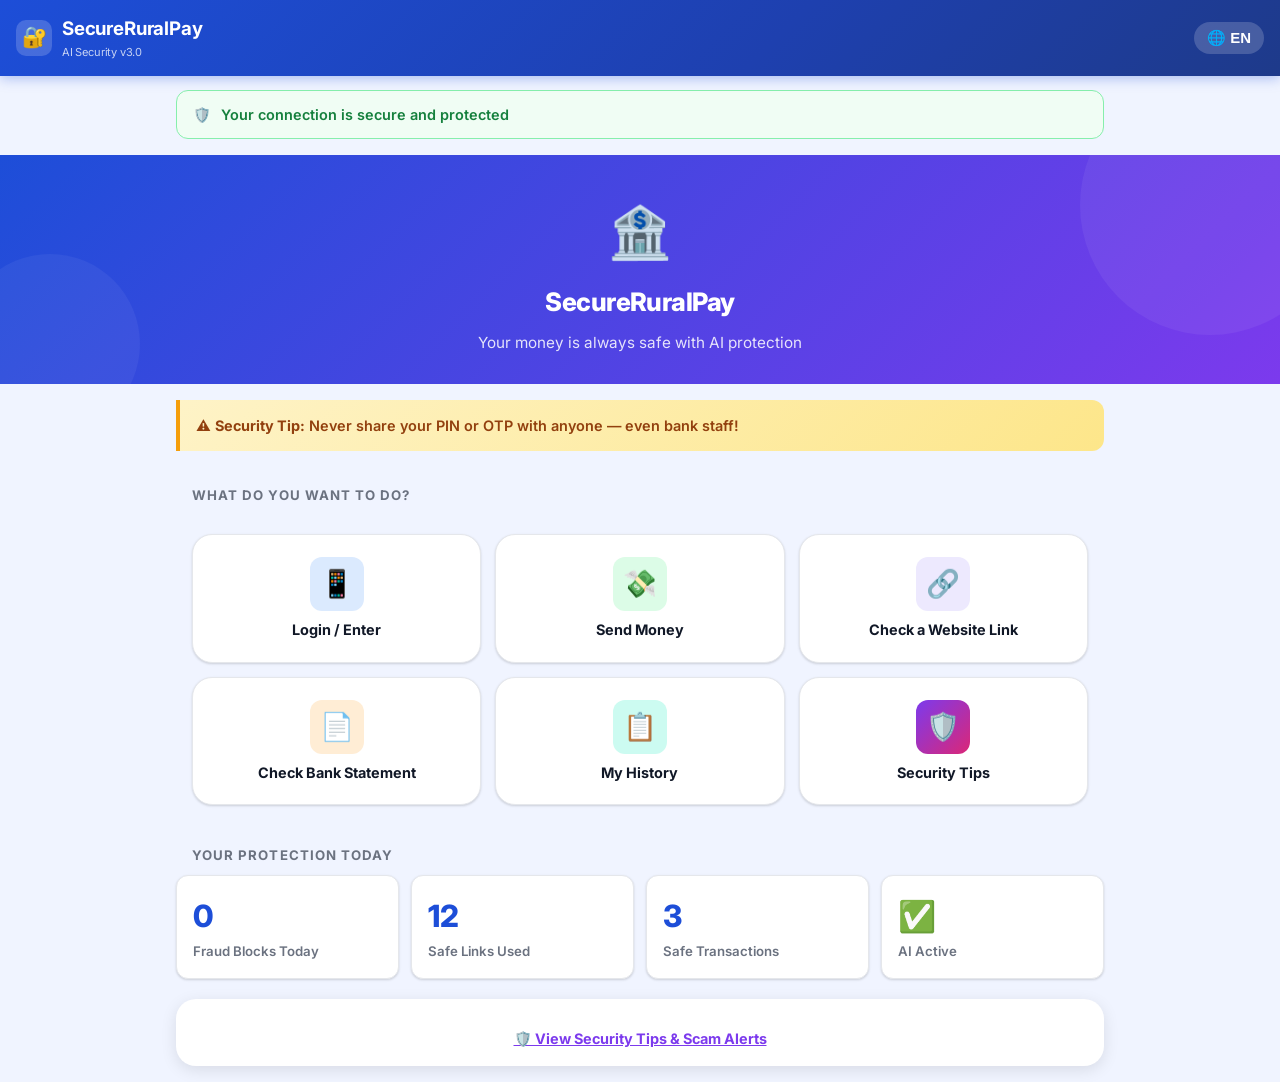
<file: frontend/index.html>
<!DOCTYPE html>
<html lang="en">

<head>
      <meta name="author" content="Dhanush Sai Gandhiraj Chinta">
    <meta charset="UTF-8" />
  <meta name="viewport" content="width=device-width, initial-scale=1.0" />
  <meta name="description"
    content="SecureRuralPay — AI-powered cybersecurity for rural digital banking. Protect your money with fraud detection, phishing protection, and offline AI." />
  <title>SecureRuralPay — Safe Digital Banking</title>
  <link rel="stylesheet" href="css/main.css" />
  <link rel="stylesheet" href="css/mobile.css" />
  <link rel="manifest" href="manifest.json" />
  <meta name="theme-color" content="#1d4ed8" />
  <link rel="apple-touch-icon"
    href="data:image/svg+xml,<svg xmlns='http://www.w3.org/2000/svg' viewBox='0 0 100 100'><text y='.9em' font-size='90'>🔐</text></svg>" />
</head>

<body>
  <!-- Offline Banner -->
  <div class="offline-banner" id="offlineBanner" role="alert">
    <span>📵</span>
    <span data-i18n="offline-msg">No internet — Working in safe offline mode</span>
  </div>

  <!-- Top Bar -->
  <header class="topbar" role="banner">
    <div class="topbar-brand">
      <div class="brand-icon">🔐</div>
      <div>
        <div>SecureRuralPay</div>
        <div style="font-size:0.65rem;opacity:.75;font-weight:400">AI Security v3.0</div>
      </div>
    </div>
    <button class="lang-toggle" id="langToggle" onclick="toggleLang()" aria-label="Switch language">
      English / हिंदी
    </button>
  </header>

  <!-- Security Indicator -->
  <div class="container" style="padding-top:14px">
    <div class="security-indicator fade-in">
      <span>🛡️</span>
      <span id="securityStatus">Your connection is secure and protected</span>
    </div>
  </div>

  <!-- Hero -->
  <div class="hero fade-in">
    <div class="hero-icon">🏦</div>
    <h1 class="hero-title" id="heroTitle">SecureRuralPay</h1>
    <p class="hero-sub" data-i18n="idx-hero-sub">Your money is always safe with AI protection</p>
  </div>

  <!-- Alert Strip -->
  <div class="container">
    <div class="alert-strip mt-16" data-i18n="idx-alert">
      ⚠️ <strong>Security Tip:</strong> Never share your PIN or OTP with anyone — even bank staff!
    </div>
  </div>

  <!-- Main Menu Grid -->
  <div class="container">
    <p class="section-header" data-i18n="idx-menu-label">What do you want to do?</p>
    <div class="menu-grid">
      <a href="login.html" class="menu-card" id="card-login">
        <div class="menu-card-icon ic-blue">📱</div>
        <div class="menu-card-label" data-i18n="idx-login">Login / Enter</div>
      </a>
      <a href="send-money.html" class="menu-card" id="card-send">
        <div class="menu-card-icon ic-green">💸</div>
        <div class="menu-card-label" data-i18n="idx-send">Send Money</div>
      </a>
      <a href="check-link.html" class="menu-card" id="card-link">
        <div class="menu-card-icon ic-purple">🔗</div>
        <div class="menu-card-label" data-i18n="idx-link">Check a Website</div>
      </a>
      <a href="check-pdf.html" class="menu-card" id="card-pdf">
        <div class="menu-card-icon ic-orange">📄</div>
        <div class="menu-card-label" data-i18n="idx-pdf">Check Bank Statement</div>
      </a>
      <a href="history.html" class="menu-card" id="card-hist">
        <div class="menu-card-icon ic-teal">📋</div>
        <div class="menu-card-label" data-i18n="idx-history">My History</div>
      </a>
      <a href="security-tips.html" class="menu-card" id="card-tips">
        <div class="menu-card-icon" style="background:linear-gradient(135deg,#7c3aed,#db2777)">🛡️</div>
        <div class="menu-card-label">Security Tips</div>
      </a>
    </div>
  </div>

  <!-- Quick Stats -->
  <div class="container">
    <p class="section-header" id="statsLabel">Your Protection Today</p>
    <div class="stat-grid">
      <div class="stat-card">
        <div class="stat-num" id="statFraud">0</div>
        <div class="stat-label">Fraud Blocks Today</div>
      </div>
      <div class="stat-card">
        <div class="stat-num" id="statLink">12</div>
        <div class="stat-label">Safe Links Used</div>
      </div>
      <div class="stat-card">
        <div class="stat-num" id="statTx">3</div>
        <div class="stat-label">Safe Transactions</div>
      </div>
      <div class="stat-card">
        <div class="stat-num" style="color:#16a34a">✅</div>
        <div class="stat-label">AI Active</div>
      </div>
    </div>
  </div>

  <!-- Security Score Widget -->
  <div class="container">
    <div class="card fade-in" style="padding:16px;margin-top:0">
      <div id="securityScoreWidget"></div>
      <a href="security-tips.html"
        style="display:block;margin-top:12px;font-size:0.85rem;font-weight:700;color:#7c3aed;text-align:center">🛡️ View
        Security Tips & Scam Alerts</a>
    </div>
  </div>

  <!-- Help FAQ -->
  <div class="container content-area" id="helpSection" style="display:none">
    <div class="card">
      <h2 class="card-title">❓ Help &amp; FAQ</h2>
      <p class="card-subtitle">Common questions answered simply</p>
      <div class="accordion">
        <div class="acc-item">
          <button class="acc-btn" onclick="toggleAcc(this)" aria-expanded="false">
            What is SecureRuralPay? <span class="acc-icon">▼</span>
          </button>
          <div class="acc-body">
            SecureRuralPay protects your money when you do digital banking. It checks every payment and website link to
            make sure it is safe. It works even without internet.
          </div>
        </div>
        <div class="acc-item">
          <button class="acc-btn" onclick="toggleAcc(this)" aria-expanded="false">
            Is my data safe? <span class="acc-icon">▼</span>
          </button>
          <div class="acc-body">
            Yes! Your data is protected with strong military-grade encryption (AES-256). Your PIN is never stored — only
            a secure code. No personal data leaves your phone without your permission.
          </div>
        </div>
        <div class="acc-item">
          <button class="acc-btn" onclick="toggleAcc(this)" aria-expanded="false">
            What if I have no internet? <span class="acc-icon">▼</span>
          </button>
          <div class="acc-body">
            SecureRuralPay works offline! The AI protection runs on your phone. Transactions are saved securely and sent
            when internet comes back.
          </div>
        </div>
        <div class="acc-item">
          <button class="acc-btn" onclick="toggleAcc(this)" aria-expanded="false">
            How do I check a fake website? <span class="acc-icon">▼</span>
          </button>
          <div class="acc-body">
            Go to "Check a Website" on the home screen. Copy the website link and paste it there. Our AI checks it in
            seconds and tells you if it is real or fake.
          </div>
        </div>
      </div>
    </div>
  </div>

  <!-- Bottom Nav -->
  <nav class="nav-bottom" role="navigation" aria-label="Main navigation">
    <a href="index.html" class="nav-item active">
      <span class="nav-item-icon">🏠</span>
      <span>Home</span>
    </a>
    <a href="send-money.html" class="nav-item">
      <span class="nav-item-icon">💸</span>
      <span>Send</span>
    </a>
    <a href="check-link.html" class="nav-item">
      <span class="nav-item-icon">🔗</span>
      <span>Links</span>
    </a>
    <a href="history.html" class="nav-item">
      <span class="nav-item-icon">📋</span>
      <span>History</span>
    </a>
    <a href="admin/dashboard.html" class="nav-item">
      <span class="nav-item-icon">⚙️</span>
      <span>Admin</span>
    </a>
  </nav>

  <!-- Toast Container -->
  <div class="toast-container" id="toastContainer" aria-live="polite"></div>

  <script src="js/offline.js"></script>
  <script>
    // ── Language Translations ──────────────────────────────────────
    const translations = {
      en: {
        securityStatus: 'Your connection is secure and protected',
        heroTitle: 'SecureRuralPay',
        heroSub: 'Your money is always safe with AI protection',
        alertStrip: '⚠️ <strong>Security Tip:</strong> Never share your PIN or OTP with anyone — even bank staff!',
        menuLabel: 'What do you want to do?',
        statsLabel: 'Your Protection Today',
        'ml-login': 'Login / Enter',
        'ml-send': 'Send Money',
        'ml-link': 'Check a Website',
        'ml-pdf': 'Check Bank Statement',
        'ml-hist': 'My History',
        'ml-help': 'Help',
      },
      hi: {
        securityStatus: 'आपका कनेक्शन सुरक्षित है',
        heroTitle: 'सिक्योर रूरल पे',
        heroSub: 'आपका पैसा हमेशा AI सुरक्षा के साथ सुरक्षित है',
        alertStrip: '⚠️ <strong>सुरक्षा सलाह:</strong> अपना PIN या OTP कभी किसी को न बताएं!',
        menuLabel: 'आप क्या करना चाहते हैं?',
        statsLabel: 'आज की सुरक्षा',
        'ml-login': 'लॉगिन / प्रवेश',
        'ml-send': 'पैसे भेजें',
        'ml-link': 'वेबसाइट जाँचें',
        'ml-pdf': 'बैंक स्टेटमेंट जाँचें',
        'ml-hist': 'मेरा इतिहास',
        'ml-help': 'सहायता',
      }
    };

    let currentLang = localStorage.getItem('srp_lang') || 'en';

    function applyTranslations(lang) {
      const t = translations[lang];
      Object.keys(t).forEach(id => {
        const el = document.getElementById(id);
        if (el) el.innerHTML = t[id];
      });
      document.documentElement.lang = lang === 'hi' ? 'hi' : 'en';
    }

    function toggleLang() {
      currentLang = currentLang === 'en' ? 'hi' : 'en';
      localStorage.setItem('srp_lang', currentLang);
      applyTranslations(currentLang);
      document.getElementById('langToggle').textContent = currentLang === 'hi' ? 'हिंदी / English' : 'English / हिंदी';
      showToast('🌐 Language changed', 'info');
    }

    function toggleAcc(btn) {
      const body = btn.nextElementSibling;
      const expanded = btn.getAttribute('aria-expanded') === 'true';
      btn.setAttribute('aria-expanded', !expanded);
      body.classList.toggle('open', !expanded);
    }

    function showHelp() {
      const s = document.getElementById('helpSection');
      s.style.display = s.style.display === 'none' ? 'block' : 'none';
      s.scrollIntoView({ behavior: 'smooth' });
    }

    // ── Fraud counter animation ──────────────────────────────────
    function animateCounter(el, target) {
      let count = 0;
      const step = Math.ceil(target / 30);
      const timer = setInterval(() => {
        count = Math.min(count + step, target);
        el.textContent = count;
        if (count >= target) clearInterval(timer);
      }, 40);
    }

    // ── Init ──────────────────────────────────────────────────────
    document.addEventListener('DOMContentLoaded', () => {
      applyTranslations(currentLang);
      const statFraud = localStorage.getItem('srp_fraud_blocked') || 0;
      animateCounter(document.getElementById('statFraud'), parseInt(statFraud));

      // Show admin link if admin logged in
      if (sessionStorage.getItem('srp_admin')) {
        document.querySelector('[href="admin/dashboard.html"]').style.display = 'flex';
      }
    });
  </script>
  <script src="js/i18n.js"></script>
</body>

</html>
</file>
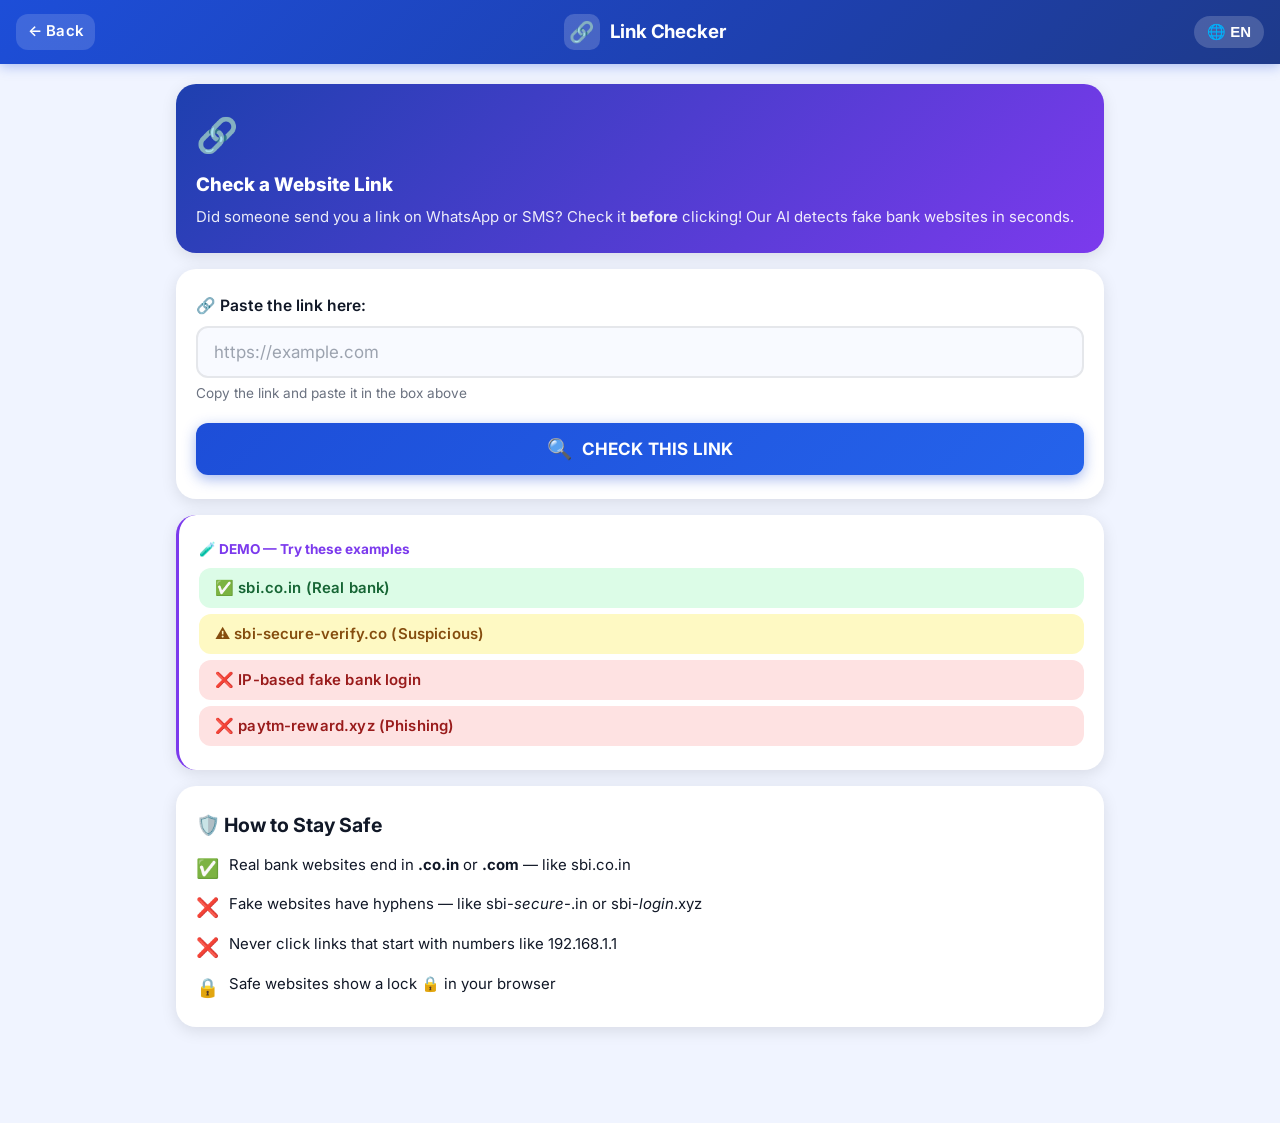
<file: frontend/check-link.html>
<!DOCTYPE html>
<html lang="en">

<head>
        <meta name="author" content="Dhanush Sai Gandhiraj Chinta">
    <meta charset="UTF-8" />
    <meta name="viewport" content="width=device-width, initial-scale=1.0" />
    <title>Check Website Link — SecureRuralPay</title>
    <link rel="stylesheet" href="css/main.css" />
    <link rel="stylesheet" href="css/mobile.css" />
    <meta name="theme-color" content="#1d4ed8" />
</head>

<body>
    <div class="offline-banner" id="offlineBanner" role="alert">
        <span>📵</span><span data-i18n="offline-msg">Offline — Using local phishing database</span>
    </div>

    <header class="topbar">
        <a href="index.html" class="btn btn-sm"
            style="width:auto;min-height:36px;padding:0 12px;background:rgba(255,255,255,.15);color:#fff;font-weight:600">←
            Back</a>
        <div class="topbar-brand">
            <div class="brand-icon">🔗</div><span>Link Checker</span>
        </div>
        <button class="lang-toggle" onclick="toggleLang()">EN / हि</button>
    </header>

    <div class="container content-area" style="padding-top:20px">

        <!-- Explainer -->
        <div class="card fade-in" style="background:linear-gradient(135deg,#1e40af,#7c3aed);color:#fff">
            <div style="font-size:2rem;margin-bottom:8px">🔗</div>
            <h1 style="font-size:1.1rem;font-weight:800;margin-bottom:6px" data-i18n="link-hero-head">Check a Website
                Link</h1>
            <p style="font-size:0.88rem;opacity:.9;line-height:1.5" data-i18n="link-hero-sub">
                Did someone send you a website link on WhatsApp or SMS?
                Check it here <strong>before</strong> clicking!
                Our AI detects fake bank websites in seconds.
            </p>
        </div>

        <!-- Input -->
        <div class="card">
            <div class="form-group">
                <label class="form-label" for="urlInput" data-i18n="link-lbl">🔗 Paste the link here:</label>
                <input class="form-input" type="url" id="urlInput" placeholder="https://example.com"
                    oninput="onUrlChange()" autocomplete="off" autocorrect="off" />
                <p class="form-hint" data-i18n="link-hint">Copy the link and paste it in the box above</p>
            </div>

            <button class="btn btn-primary" id="scanBtn" onclick="scanLink()">
                <span class="btn-icon">🔍</span>
                <span data-i18n="link-btn">CHECK THIS LINK</span>
            </button>
        </div>

        <!-- Loading -->
        <div class="card" id="scanLoading" style="display:none">
            <div class="loading-wrap">
                <div class="spinner"></div>
                <p class="loading-text" data-i18n="link-loading">Scanning link with AI...</p>
            </div>
            <div class="progress-wrap mt-12">
                <div class="progress-label"><span id="scanStep">Checking URL features</span><span id="scanPct">0%</span>
                </div>
                <div class="progress-bg">
                    <div class="progress-fill" id="scanProgress" style="width:0%"></div>
                </div>
            </div>
        </div>

        <!-- Result -->
        <div id="scanResult" style="display:none">
            <div class="card fade-in">
                <h2 class="card-title">Scan Result</h2>
                <div class="result-box" id="linkResultBox">
                    <span class="result-icon" id="linkResultIcon">🔍</span>
                    <div>
                        <div class="result-title" id="linkResultTitle">Scanning...</div>
                        <div class="result-msg" id="linkResultMsg"></div>
                    </div>
                </div>

                <!-- Risk Score -->
                <div class="risk-meter-wrap">
                    <p class="risk-label">Risk Score</p>
                    <div class="risk-score-num" id="linkRiskScore">--</div>
                    <p class="risk-label">out of 100</p>
                    <div class="meter-bar-bg" style="margin-top:8px">
                        <div class="meter-bar-fill" id="linkRiskBar" style="width:0%"></div>
                    </div>
                </div>

                <!-- Feature Breakdown -->
                <h3 style="font-size:0.88rem;font-weight:700;margin:16px 0 10px;color:var(--color-muted)">What we
                    checked:</h3>
                <div id="featureList" style="display:flex;flex-direction:column;gap:8px"></div>

                <!-- Action Buttons -->
                <div id="resultActions" style="margin-top:20px;display:flex;flex-direction:column;gap:8px"></div>
            </div>
        </div>

        <!-- Demo Section -->
        <div class="card" style="border-left:3px solid #7c3aed">
            <p style="font-size:0.8rem;font-weight:700;color:#7c3aed;margin-bottom:8px">🧪 DEMO — Try these examples</p>
            <div style="display:flex;flex-direction:column;gap:6px">
                <button class="btn btn-sm"
                    style="background:#dcfce7;color:#166534;justify-content:flex-start;font-weight:600"
                    onclick="demo('https://www.sbi.co.in')">✅ sbi.co.in (Real bank)</button>
                <button class="btn btn-sm"
                    style="background:#fef9c3;color:#854d0e;justify-content:flex-start;font-weight:600"
                    onclick="demo('https://sbi-secure-verify.co')">⚠️ sbi-secure-verify.co (Suspicious)</button>
                <button class="btn btn-sm"
                    style="background:#fee2e2;color:#991b1b;justify-content:flex-start;font-weight:600"
                    onclick="demo('http://192.168.1.1/hdfc-login')">❌ IP-based fake bank login</button>
                <button class="btn btn-sm"
                    style="background:#fee2e2;color:#991b1b;justify-content:flex-start;font-weight:600"
                    onclick="demo('https://paytm-reward.xyz/claim')">❌ paytm-reward.xyz (Phishing)</button>
            </div>
        </div>

        <!-- Tips -->
        <div class="card">
            <h2 class="card-title">🛡️ How to Stay Safe</h2>
            <div style="display:flex;flex-direction:column;gap:10px;margin-top:12px">
                <div style="display:flex;gap:10px;align-items:flex-start">
                    <span style="font-size:1.1rem">✅</span>
                    <p style="font-size:0.88rem">Real bank websites end in <strong>.co.in</strong> or
                        <strong>.com</strong> — like sbi.co.in
                    </p>
                </div>
                <div style="display:flex;gap:10px;align-items:flex-start">
                    <span style="font-size:1.1rem">❌</span>
                    <p style="font-size:0.88rem">Fake websites have hyphens — like sbi-<em>secure</em>-.in or
                        sbi-<em>login</em>.xyz</p>
                </div>
                <div style="display:flex;gap:10px;align-items:flex-start">
                    <span style="font-size:1.1rem">❌</span>
                    <p style="font-size:0.88rem">Never click links that start with numbers like 192.168.1.1</p>
                </div>
                <div style="display:flex;gap:10px;align-items:flex-start">
                    <span style="font-size:1.1rem">🔒</span>
                    <p style="font-size:0.88rem">Safe websites show a lock 🔒 in your browser</p>
                </div>
            </div>
        </div>
    </div>

    <nav class="nav-bottom">
        <a href="index.html" class="nav-item"><span class="nav-item-icon">🏠</span><span>Home</span></a>
        <a href="send-money.html" class="nav-item"><span class="nav-item-icon">💸</span><span>Send</span></a>
        <a href="check-link.html" class="nav-item active"><span class="nav-item-icon">🔗</span><span>Links</span></a>
        <a href="history.html" class="nav-item"><span class="nav-item-icon">📋</span><span>History</span></a>
        <a href="admin/dashboard.html" class="nav-item"><span class="nav-item-icon">⚙️</span><span>Admin</span></a>
    </nav>

    <div class="toast-container" id="toastContainer" aria-live="polite"></div>
    <script src="js/offline.js"></script>
    <script src="js/i18n.js"></script>
    <script src="js/api.js"></script>
    <script src="js/link-scanner.js"></script>
</body>

</html>
</file>
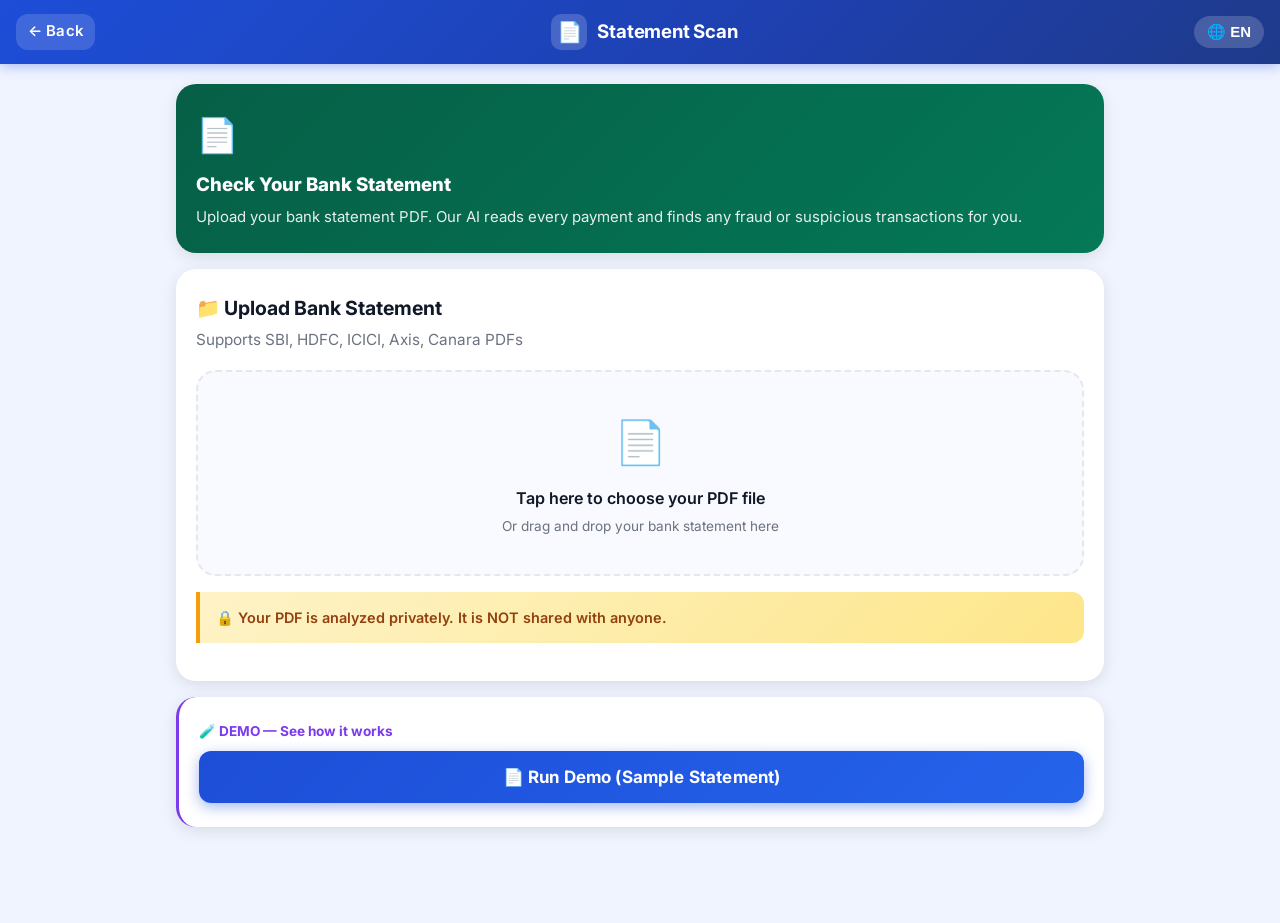
<file: frontend/check-pdf.html>
<!DOCTYPE html>
<html lang="en">

<head>
        <meta name="author" content="Dhanush Sai Gandhiraj Chinta">
    <meta charset="UTF-8" />
    <meta name="viewport" content="width=device-width, initial-scale=1.0" />
    <title>Check Bank Statement — SecureRuralPay</title>
    <link rel="stylesheet" href="css/main.css" />
    <link rel="stylesheet" href="css/mobile.css" />
    <meta name="theme-color" content="#1d4ed8" />
</head>

<body>
    <div class="offline-banner" id="offlineBanner" role="alert">
        <span>📵</span><span data-i18n="offline-msg">Offline — PDF analysis requires internet connection</span>
    </div>

    <header class="topbar">
        <a href="index.html" class="btn btn-sm"
            style="width:auto;min-height:36px;padding:0 12px;background:rgba(255,255,255,.15);color:#fff;font-weight:600">←
            Back</a>
        <div class="topbar-brand">
            <div class="brand-icon">📄</div><span>Statement Scan</span>
        </div>
        <button class="lang-toggle" onclick="toggleLang()">EN / हि</button>
    </header>

    <div class="container content-area" style="padding-top:20px">

        <!-- Hero Card -->
        <div class="card fade-in" style="background:linear-gradient(135deg,#065f46,#047857);color:#fff">
            <div style="font-size:2rem;margin-bottom:8px">📄</div>
            <h1 style="font-size:1.1rem;font-weight:800;margin-bottom:6px" data-i18n="pdf-hero-head">Check Your Bank
                Statement</h1>
            <p style="font-size:0.88rem;opacity:.9;line-height:1.5" data-i18n="pdf-hero-sub">
                Upload your bank statement PDF. Our AI reads every payment
                and finds any fraud or suspicious transactions for you.
            </p>
        </div>

        <!-- Upload Section -->
        <div class="card" id="uploadSection">
            <h2 class="card-title" data-i18n="pdf-upload-title">📁 Upload Bank Statement</h2>
            <p class="card-subtitle" data-i18n="pdf-upload-sub">Supports SBI, HDFC, ICICI, Axis, Canara PDFs</p>

            <div class="upload-zone" id="uploadZone" onclick="document.getElementById('pdfFile').click()"
                ondragover="dragOver(event)" ondragleave="dragLeave(event)" ondrop="dropFile(event)">
                <input type="file" id="pdfFile" accept=".pdf" onchange="fileSelected(event)" />
                <div class="upload-icon" id="uploadIcon">📄</div>
                <div class="upload-text" id="uploadText" data-i18n="pdf-tap">Tap here to choose your PDF file</div>
                <div class="upload-hint" id="uploadHint" data-i18n="pdf-drag">Or drag and drop your bank statement here
                </div>
            </div>

            <div id="fileInfo" style="display:none;margin-top:14px">
                <div class="result-box info">
                    <span class="result-icon">📄</span>
                    <div>
                        <div class="result-title" id="fileName">File selected</div>
                        <div class="result-msg" id="fileSize"></div>
                    </div>
                </div>
            </div>

            <button class="btn btn-primary mt-16" id="analyzeBtn" onclick="analyzePDF()" style="display:none">
                <span class="btn-icon">🔍</span>
                <span>FIND FRAUD IN MY STATEMENT</span>
            </button>

            <div class="alert-strip mt-16">
                🔒 Your PDF is analyzed privately. It is NOT shared with anyone.
            </div>
        </div>

        <!-- Processing Steps -->
        <div class="card" id="processingCard" style="display:none">
            <h2 class="card-title">🔍 Analyzing Your Statement</h2>
            <p class="card-subtitle">Please wait while AI checks your transactions</p>

            <div style="display:flex;flex-direction:column;gap:14px;margin-top:16px" id="stepsList">
                <div class="step-item" id="pStep1">
                    <div style="display:flex;align-items:center;gap:12px">
                        <span id="pStep1Icon" style="font-size:1.3rem">⏳</span>
                        <div>
                            <div style="font-weight:600;font-size:0.9rem">Reading your PDF file</div>
                            <div style="font-size:0.78rem;color:var(--color-muted)">Extracting text from document</div>
                        </div>
                    </div>
                </div>
                <div class="step-item" id="pStep2">
                    <div style="display:flex;align-items:center;gap:12px">
                        <span id="pStep2Icon" style="font-size:1.3rem">⏳</span>
                        <div>
                            <div style="font-weight:600;font-size:0.9rem">Finding all transactions</div>
                            <div style="font-size:0.78rem;color:var(--color-muted)">Reading amounts, dates, descriptions
                            </div>
                        </div>
                    </div>
                </div>
                <div class="step-item" id="pStep3">
                    <div style="display:flex;align-items:center;gap:12px">
                        <span id="pStep3Icon" style="font-size:1.3rem">⏳</span>
                        <div>
                            <div style="font-weight:600;font-size:0.9rem">Checking each payment</div>
                            <div style="font-size:0.78rem;color:var(--color-muted)">Running AI fraud detection</div>
                        </div>
                    </div>
                </div>
                <div class="step-item" id="pStep4">
                    <div style="display:flex;align-items:center;gap:12px">
                        <span id="pStep4Icon" style="font-size:1.3rem">⏳</span>
                        <div>
                            <div style="font-weight:600;font-size:0.9rem">Checking payment networks</div>
                            <div style="font-size:0.78rem;color:var(--color-muted)">Looking for money transfer fraud
                                patterns</div>
                        </div>
                    </div>
                </div>
                <div class="step-item" id="pStep5">
                    <div style="display:flex;align-items:center;gap:12px">
                        <span id="pStep5Icon" style="font-size:1.3rem">⏳</span>
                        <div>
                            <div style="font-weight:600;font-size:0.9rem">Making your report</div>
                            <div style="font-size:0.78rem;color:var(--color-muted)">Writing the results clearly</div>
                        </div>
                    </div>
                </div>
            </div>

            <div class="progress-wrap mt-16">
                <div class="progress-label"><span id="pStepLabel">Starting...</span><span id="pPct">0%</span></div>
                <div class="progress-bg">
                    <div class="progress-fill" id="pProgress" style="width:0%"></div>
                </div>
            </div>
        </div>

        <!-- Report -->
        <div id="reportSection" style="display:none">
            <!-- Summary -->
            <div class="card fade-in">
                <h2 class="card-title">📊 Your Statement Report</h2>
                <div class="stat-grid" style="grid-template-columns:repeat(3,1fr)">
                    <div class="stat-card text-center" style="border-color:#fca5a5">
                        <div class="stat-num" id="rFraud" style="color:#dc2626">0</div>
                        <div class="stat-label">❌ Fraud Found</div>
                    </div>
                    <div class="stat-card text-center" style="border-color:#fde047">
                        <div class="stat-num" id="rSusp" style="color:#ca8a04">0</div>
                        <div class="stat-label">⚠️ Suspicious</div>
                    </div>
                    <div class="stat-card text-center" style="border-color:#86efac">
                        <div class="stat-num" id="rSafe" style="color:#16a34a">0</div>
                        <div class="stat-label">✅ Safe</div>
                    </div>
                </div>

                <div class="result-box" id="reportVerdict" style="margin-top:16px">
                    <span class="result-icon" id="reportVerdictIcon">📊</span>
                    <div>
                        <div class="result-title" id="reportVerdictTitle">Checking...</div>
                        <div class="result-msg" id="reportVerdictMsg"></div>
                    </div>
                </div>
            </div>

            <!-- Transaction List -->
            <div class="card">
                <h2 class="card-title">All Transactions</h2>
                <div class="tx-list" id="txDetailList"></div>
            </div>

            <!-- Action Buttons -->
            <div class="card">
                <h2 class="card-title" style="margin-bottom:14px">What to Do Next</h2>
                <div style="display:flex;flex-direction:column;gap:10px">
                    <button class="btn btn-danger" id="reportBankBtn" onclick="reportToBank()" style="display:none">
                        📞 Report Fraud to Bank
                    </button>
                    <button class="btn btn-outline" onclick="downloadReport()">
                        📥 Download Report (PDF)
                    </button>
                    <button class="btn btn-outline" onclick="resetPDF()">
                        🔄 Check Another Statement
                    </button>
                </div>
            </div>
        </div>

        <!-- Demo Button -->
        <div class="card" style="border-left:3px solid #7c3aed">
            <p style="font-size:0.8rem;font-weight:700;color:#7c3aed;margin-bottom:8px">🧪 DEMO — See how it works</p>
            <button class="btn btn-primary" onclick="runDemo()">
                📄 Run Demo (Sample Statement)
            </button>
        </div>
    </div>

    <nav class="nav-bottom">
        <a href="index.html" class="nav-item"><span class="nav-item-icon">🏠</span><span>Home</span></a>
        <a href="send-money.html" class="nav-item"><span class="nav-item-icon">💸</span><span>Send</span></a>
        <a href="check-link.html" class="nav-item"><span class="nav-item-icon">🔗</span><span>Links</span></a>
        <a href="history.html" class="nav-item"><span class="nav-item-icon">📋</span><span>History</span></a>
        <a href="admin/dashboard.html" class="nav-item"><span class="nav-item-icon">⚙️</span><span>Admin</span></a>
    </nav>

    <div class="toast-container" id="toastContainer" aria-live="polite"></div>
    <script src="js/offline.js"></script>
    <script src="js/i18n.js"></script>
    <script src="js/api.js"></script>
    <script src="js/pdf-analyzer.js"></script>
</body>

</html>
</file>
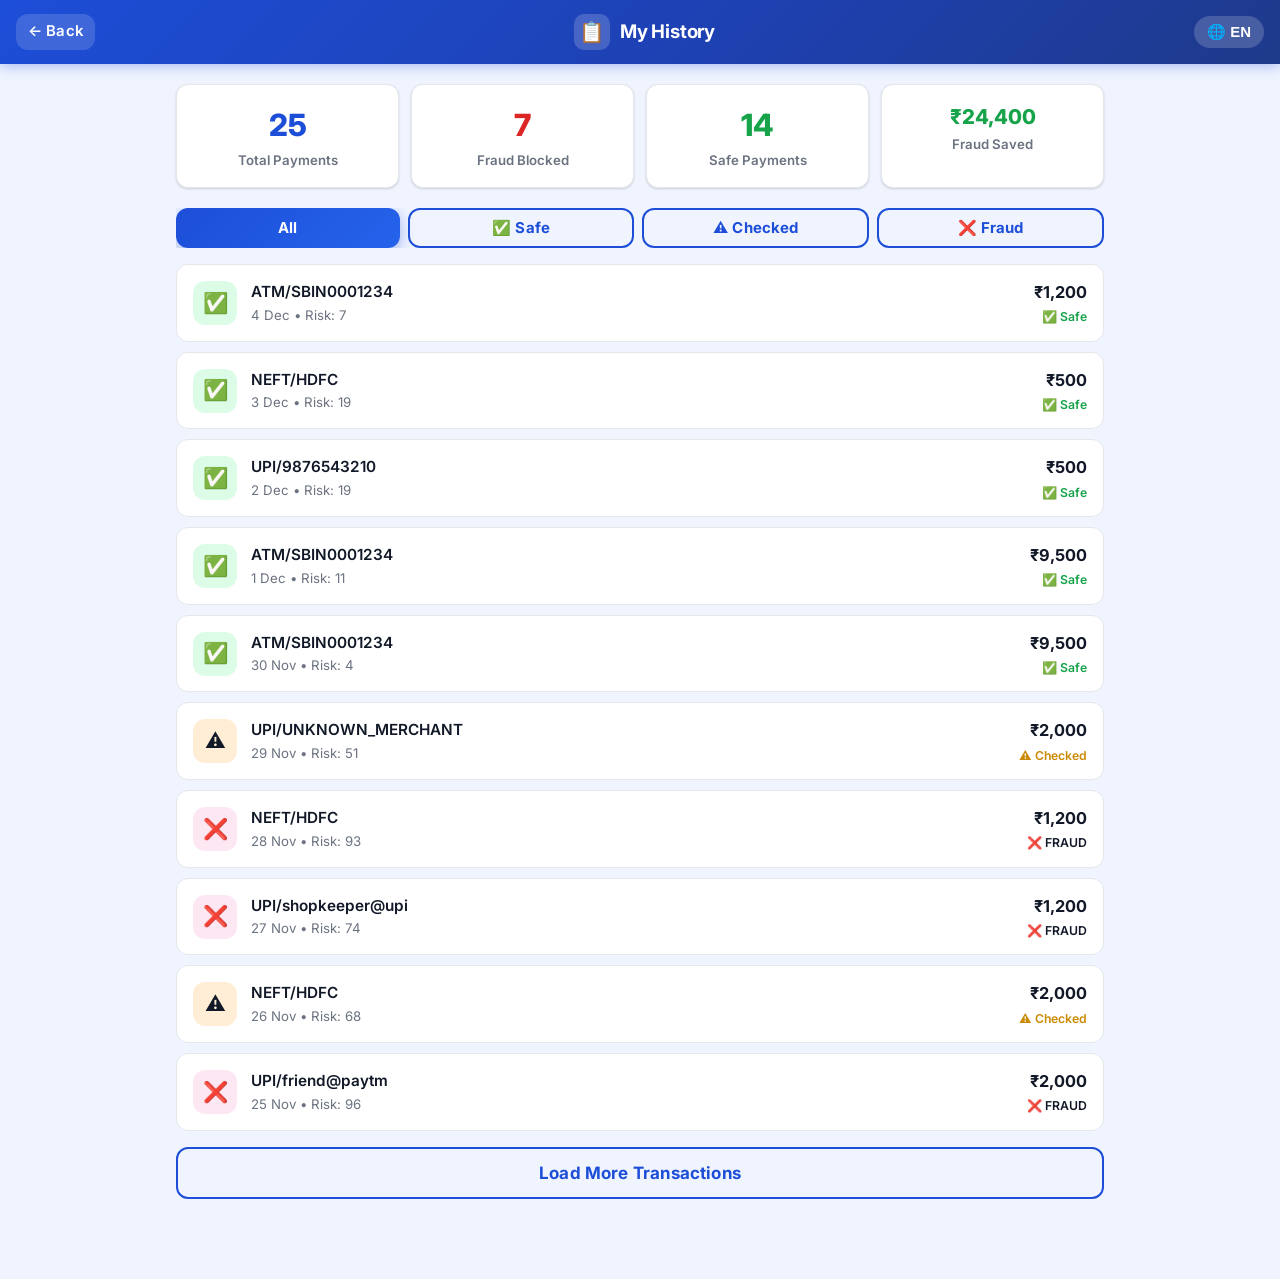
<file: frontend/history.html>
<!DOCTYPE html>
<html lang="en">

<head>
        <meta name="author" content="Dhanush Sai Gandhiraj Chinta">
    <meta charset="UTF-8" />
    <meta name="viewport" content="width=device-width, initial-scale=1.0" />
    <title>My Transactions — SecureRuralPay</title>
    <link rel="stylesheet" href="css/main.css" />
    <link rel="stylesheet" href="css/mobile.css" />
    <meta name="theme-color" content="#1d4ed8" />
</head>

<body>
    <div class="offline-banner" id="offlineBanner" role="alert">
        <span>📵</span><span data-i18n="offline-msg">Offline — Showing saved history</span>
    </div>

    <header class="topbar">
        <a href="index.html" class="btn btn-sm"
            style="width:auto;min-height:36px;padding:0 12px;background:rgba(255,255,255,.15);color:#fff;font-weight:600">←
            Back</a>
        <div class="topbar-brand">
            <div class="brand-icon">📋</div><span data-i18n="hist-title">My History</span>
        </div>
        <button class="lang-toggle" onclick="toggleLang()">EN / हि</button>
    </header>

    <div class="container content-area" style="padding-top:20px">
        <!-- Summary Stats -->
        <div class="stat-grid" style="margin-top:0">
            <div class="stat-card text-center">
                <div class="stat-num" id="totalCount">0</div>
                <div class="stat-label" data-i18n="hist-total">Total Payments</div>
            </div>
            <div class="stat-card text-center">
                <div class="stat-num" id="fraudCount" style="color:#dc2626">0</div>
                <div class="stat-label" data-i18n="hist-fraud">Fraud Blocked</div>
            </div>
            <div class="stat-card text-center">
                <div class="stat-num" id="safeCount" style="color:#16a34a">0</div>
                <div class="stat-label" data-i18n="hist-safe">Safe Payments</div>
            </div>
            <div class="stat-card text-center">
                <div class="stat-num" id="savedAmount" style="color:#16a34a;font-size:1.2rem">₹0</div>
                <div class="stat-label" data-i18n="hist-saved">Fraud Saved</div>
            </div>
        </div>

        <!-- Filter Tabs -->
        <div style="display:flex;gap:8px;margin-bottom:16px;overflow-x:auto" role="tablist">
            <button class="btn btn-sm btn-primary" id="tab-all" onclick="filterTx('all')" role="tab"
                aria-selected="true" data-i18n="hist-tab-all">All</button>
            <button class="btn btn-sm btn-outline" id="tab-safe" onclick="filterTx('safe')" role="tab"
                aria-selected="false" data-i18n="hist-tab-safe">✅ Safe</button>
            <button class="btn btn-sm btn-outline" id="tab-warn" onclick="filterTx('warn')" role="tab"
                aria-selected="false" data-i18n="hist-tab-warn">⚠️ Checked</button>
            <button class="btn btn-sm btn-outline" id="tab-fraud" onclick="filterTx('fraud')" role="tab"
                aria-selected="false" data-i18n="hist-tab-fraud">❌ Fraud</button>
        </div>

        <!-- Transaction List -->
        <div class="tx-list" id="txList">
            <div class="loading-wrap">
                <div class="spinner"></div>
                <p class="loading-text">Loading your transactions...</p>
            </div>
        </div>

        <!-- Empty State -->
        <div class="card text-center" id="emptyState" style="display:none">
            <div style="font-size:3rem;margin-bottom:10px">📭</div>
            <h2 class="card-title" data-i18n="hist-empty-title">No Transactions Yet</h2>
            <p class="card-subtitle" data-i18n="hist-empty-sub">Your payment history will appear here</p>
            <a href="send-money.html" class="btn btn-primary mt-16" data-i18n="hist-send-btn">💸 Send a Payment</a>
        </div>

        <!-- Load More -->
        <button class="btn btn-outline mt-16" id="loadMoreBtn" onclick="loadMore()" style="display:none"
            data-i18n="hist-load-more">
            Load More Transactions
        </button>
    </div>

    <nav class="nav-bottom">
        <a href="index.html" class="nav-item"><span class="nav-item-icon">🏠</span><span>Home</span></a>
        <a href="send-money.html" class="nav-item"><span class="nav-item-icon">💸</span><span>Send</span></a>
        <a href="check-link.html" class="nav-item"><span class="nav-item-icon">🔗</span><span>Links</span></a>
        <a href="history.html" class="nav-item active"><span class="nav-item-icon">📋</span><span>History</span></a>
        <a href="admin/dashboard.html" class="nav-item"><span class="nav-item-icon">⚙️</span><span>Admin</span></a>
    </nav>

    <div class="toast-container" id="toastContainer" aria-live="polite"></div>
    <script src="js/offline.js"></script>
    <script src="js/i18n.js"></script>
    <script>
        let allTx = [];
        let currentFilter = 'all';
        let page = 0;
        const pageSize = 10;

        // Simulated transaction history
        function generateHistory() {
            const merchants = ['UPI/9876543210', 'UPI/shopkeeper@upi', 'ATM/SBIN0001234', 'NEFT/HDFC', 'UPI/friend@paytm', 'UPI/UNKNOWN_MERCHANT'];
            const types = ['safe', 'safe', 'safe', 'warn', 'safe', 'fraud'];
            const amounts = [500, 1200, 2000, 9500, 750, 15000, 300, 4800];
            const reasons = { safe: 'Normal payment', warn: 'Unusual time/amount', fraud: 'Unknown merchant + midnight' };
            const tx = [];
            const now = new Date();
            for (let i = 0; i < 25; i++) {
                const d = new Date(now.getTime() - i * 24 * 3600000);
                const t = types[Math.floor(Math.random() * types.length)];
                const a = amounts[Math.floor(Math.random() * amounts.length)];
                const m = merchants[Math.floor(Math.random() * merchants.length)];
                tx.push({
                    id: 'TX' + String(i + 1).padStart(4, '0'),
                    date: d.toLocaleDateString('en-IN', { day: 'numeric', month: 'short' }),
                    amount: a,
                    merchant: m,
                    type: t,
                    riskScore: t === 'safe' ? Math.floor(Math.random() * 30) : t === 'warn' ? 40 + Math.floor(Math.random() * 30) : 72 + Math.floor(Math.random() * 28),
                    reason: reasons[t]
                });
            }
            return tx;
        }

        function renderTx(txList) {
            const el = document.getElementById('txList');
            if (!txList.length) {
                el.innerHTML = '';
                document.getElementById('emptyState').style.display = 'block';
                return;
            }
            document.getElementById('emptyState').style.display = 'none';
            el.innerHTML = txList.map(tx => `
        <div class="tx-item fade-in">
          <div class="tx-icon ${tx.type === 'safe' ? 'ic-green' : tx.type === 'warn' ? 'ic-orange' : 'ic-pink'}">
            ${tx.type === 'safe' ? '✅' : tx.type === 'warn' ? '⚠️' : '❌'}
          </div>
          <div class="tx-body">
            <div class="tx-name">${tx.merchant}</div>
            <div class="tx-date">${tx.date} • Risk: ${tx.riskScore}</div>
          </div>
          <div>
            <div class="tx-amount">₹${tx.amount.toLocaleString('en-IN')}</div>
            <div class="tx-status ${tx.type}">${tx.type === 'safe' ? '✅ Safe' : tx.type === 'warn' ? '⚠️ Checked' : '❌ FRAUD'}</div>
          </div>
        </div>
      `).join('');
        }

        function filterTx(type) {
            currentFilter = type;
            page = 0;
            ['all', 'safe', 'warn', 'fraud'].forEach(t => {
                const btn = document.getElementById('tab-' + t);
                btn.className = t === type ? 'btn btn-sm btn-primary' : 'btn btn-sm btn-outline';
                btn.setAttribute('aria-selected', t === type);
            });
            const filtered = type === 'all' ? allTx : allTx.filter(t => t.type === type);
            renderTx(filtered.slice(0, pageSize));
            document.getElementById('loadMoreBtn').style.display = filtered.length > pageSize ? 'flex' : 'none';
        }

        function loadMore() {
            page++;
            const filtered = currentFilter === 'all' ? allTx : allTx.filter(t => t.type === currentFilter);
            const items = filtered.slice(0, (page + 1) * pageSize);
            renderTx(items);
            if (items.length >= filtered.length) document.getElementById('loadMoreBtn').style.display = 'none';
        }

        document.addEventListener('DOMContentLoaded', () => {
            // Load from localStorage or generate demo
            const stored = localStorage.getItem('srp_history');
            allTx = stored ? JSON.parse(stored) : generateHistory();

            const fraud = allTx.filter(t => t.type === 'fraud');
            const safe = allTx.filter(t => t.type === 'safe');
            document.getElementById('totalCount').textContent = allTx.length;
            document.getElementById('fraudCount').textContent = fraud.length;
            document.getElementById('safeCount').textContent = safe.length;
            const saved = fraud.reduce((s, t) => s + t.amount, 0);
            document.getElementById('savedAmount').textContent = '₹' + saved.toLocaleString('en-IN');

            filterTx('all');
        });

        function toggleLang() { }
    </script>
</body>

</html>
</file>
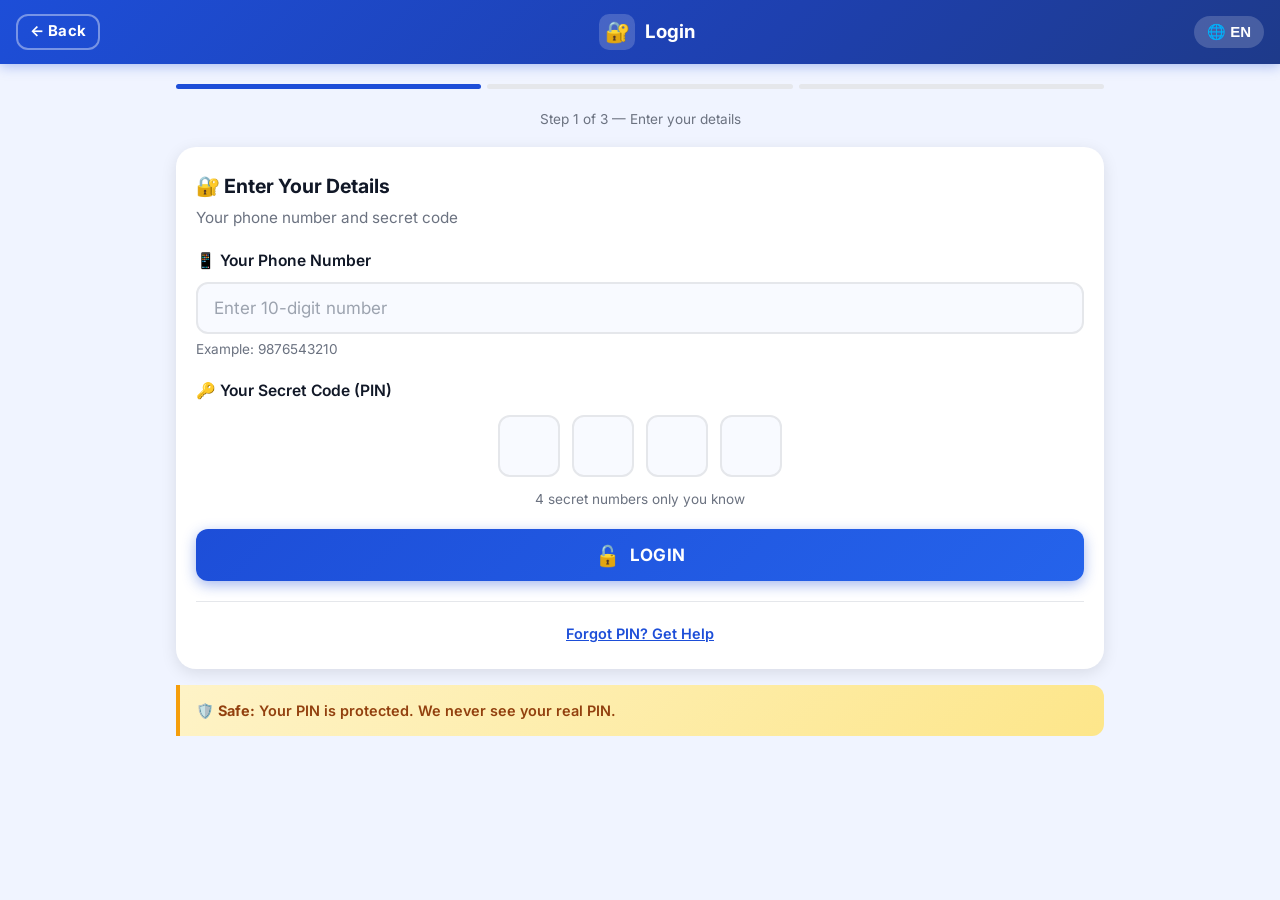
<file: frontend/login.html>
<!DOCTYPE html>
<html lang="en">

<head>
        <meta name="author" content="Dhanush Sai Gandhiraj Chinta">
    <meta charset="UTF-8" />
    <meta name="viewport" content="width=device-width, initial-scale=1.0" />
    <meta name="description"
        content="SecureRuralPay Login — Enter your phone number and secret PIN to access secure banking." />
    <title>Login — SecureRuralPay</title>
    <link rel="stylesheet" href="css/main.css" />
    <link rel="stylesheet" href="css/mobile.css" />
    <meta name="theme-color" content="#1d4ed8" />
</head>

<body>
    <div class="offline-banner" id="offlineBanner" role="alert">
        <span>📵</span><span>No internet — Login works offline</span>
    </div>

    <header class="topbar">
        <a href="index.html" class="btn btn-sm btn-outline"
            style="width:auto;min-height:36px;padding:0 12px;border-color:rgba(255,255,255,.4);color:#fff">← Back</a>
        <div class="topbar-brand">
            <div class="brand-icon">🔐</div>
            <span>Login</span>
        </div>
        <button class="lang-toggle" onclick="toggleLang()">EN / हि</button>
    </header>

    <!-- Step progress bar -->
    <div class="container" style="padding-top:20px">
        <div class="steps" id="stepBar">
            <div class="step active" id="step1"></div>
            <div class="step" id="step2"></div>
            <div class="step" id="step3"></div>
        </div>
        <p class="text-muted text-center" id="stepLabel" style="font-size:0.8rem;margin-bottom:16px">Step 1 of 3 — Enter
            your details</p>
    </div>

    <!-- SCREEN 1: Phone + PIN -->
    <div class="container" id="screen1">
        <div class="card fade-in">
            <h1 class="card-title" id="s1-title">🔐 Enter Your Details</h1>
            <p class="card-subtitle" id="s1-sub">Your phone number and secret code</p>

            <div class="form-group">
                <label class="form-label" for="phoneInput" id="lbl-phone">📱 Your Phone Number</label>
                <input class="form-input" type="tel" id="phoneInput" placeholder="Enter 10-digit number" maxlength="10"
                    inputmode="numeric" autocomplete="tel" required aria-describedby="phone-hint" />
                <p class="form-hint" id="phone-hint">Example: 9876543210</p>
            </div>

            <div class="form-group">
                <label class="form-label" id="lbl-pin">🔑 Your Secret Code (PIN)</label>
                <div class="pin-row" role="group" aria-label="PIN entry">
                    <input class="pin-box" type="password" maxlength="1" inputmode="numeric" id="pin1"
                        aria-label="PIN digit 1" />
                    <input class="pin-box" type="password" maxlength="1" inputmode="numeric" id="pin2"
                        aria-label="PIN digit 2" />
                    <input class="pin-box" type="password" maxlength="1" inputmode="numeric" id="pin3"
                        aria-label="PIN digit 3" />
                    <input class="pin-box" type="password" maxlength="1" inputmode="numeric" id="pin4"
                        aria-label="PIN digit 4" />
                </div>
                <p class="form-hint text-center" id="pin-hint">4 secret numbers only you know</p>
            </div>

            <!-- Attempts indicator -->
            <div class="result-box warn" id="attemptsWarning" style="display:none">
                <span class="result-icon">⚠️</span>
                <div>
                    <div class="result-title" id="attWarnTitle">Wrong code</div>
                    <div class="result-msg" id="attWarnMsg">Please try again carefully</div>
                </div>
            </div>

            <button class="btn btn-primary mt-16" id="loginBtn" onclick="handleLogin()">
                <span class="btn-icon">🔓</span>
                <span id="loginBtnText">LOGIN</span>
            </button>

            <div class="divider"></div>
            <p class="text-center text-muted" style="font-size:0.85rem">
                <a href="#" style="color:var(--color-primary);font-weight:600" id="forgotPin">Forgot PIN? Get Help</a>
            </p>
        </div>

        <!-- Security note -->
        <div class="alert-strip">
            🛡️ <strong>Safe:</strong> Your PIN is protected. We never see your real PIN.
        </div>
    </div>

    <!-- SCREEN 2: OTP Verification -->
    <div class="container" id="screen2" style="display:none">
        <div class="card fade-in">
            <h2 class="card-title" id="s2-title">📲 Check Your Phone</h2>
            <p class="card-subtitle" id="s2-sub">We sent a 6-digit code to your phone</p>

            <div class="result-box info" style="margin-bottom:18px">
                <span class="result-icon">📱</span>
                <div>
                    <div class="result-title">Code Sent!</div>
                    <div class="result-msg" id="otpSentTo">Sent to: 98•••••3210</div>
                </div>
            </div>

            <div class="form-group">
                <label class="form-label" id="lbl-otp">Enter the 6-digit code from SMS</label>
                <input class="form-input" type="text" id="otpInput" placeholder="_ _ _ _ _ _" maxlength="6"
                    inputmode="numeric" autocomplete="one-time-code"
                    style="text-align:center;font-size:1.5rem;font-weight:700;letter-spacing:.3em" />
                <p class="form-hint text-center" id="otp-timer">Code expires in <span id="countdown">5:00</span></p>
            </div>

            <button class="btn btn-primary" onclick="verifyOTP()">
                <span class="btn-icon">✅</span>
                <span id="verifyBtnText">VERIFY CODE</span>
            </button>

            <div class="mt-16 text-center">
                <button onclick="resendOTP()" class="btn btn-outline btn-sm" style="width:auto;padding:0 20px"
                    id="resendBtn" disabled>
                    Resend Code
                </button>
            </div>
        </div>
    </div>

    <!-- SCREEN 3: Success -->
    <div class="container" id="screen3" style="display:none">
        <div class="card fade-in text-center">
            <div style="font-size:4rem;margin-bottom:16px">🎉</div>
            <h2 class="card-title" id="s3-title">Welcome Back!</h2>
            <p class="card-subtitle" id="s3-sub">You are logged in safely</p>

            <div class="result-box safe">
                <span class="result-icon">✅</span>
                <div>
                    <div class="result-title">Login Successful</div>
                    <div class="result-msg" id="loginSuccessMsg">Your account is secure. AI protection is active.</div>
                </div>
            </div>

            <div class="security-indicator mt-16">
                <span>🛡️</span>
                <span>AI Behavior monitoring is now active</span>
            </div>

            <a href="index.html" class="btn btn-safe mt-16">
                <span class="btn-icon">🏠</span>
                <span>Go to Home</span>
            </a>
        </div>
    </div>

    <!-- Toast -->
    <div class="toast-container" id="toastContainer" aria-live="polite"></div>
    <script src="js/offline.js"></script>
    <script src="js/i18n.js"></script>
    <script src="js/api.js"></script>
    <script src="js/auth.js"></script>
</body>

</html>
</file>
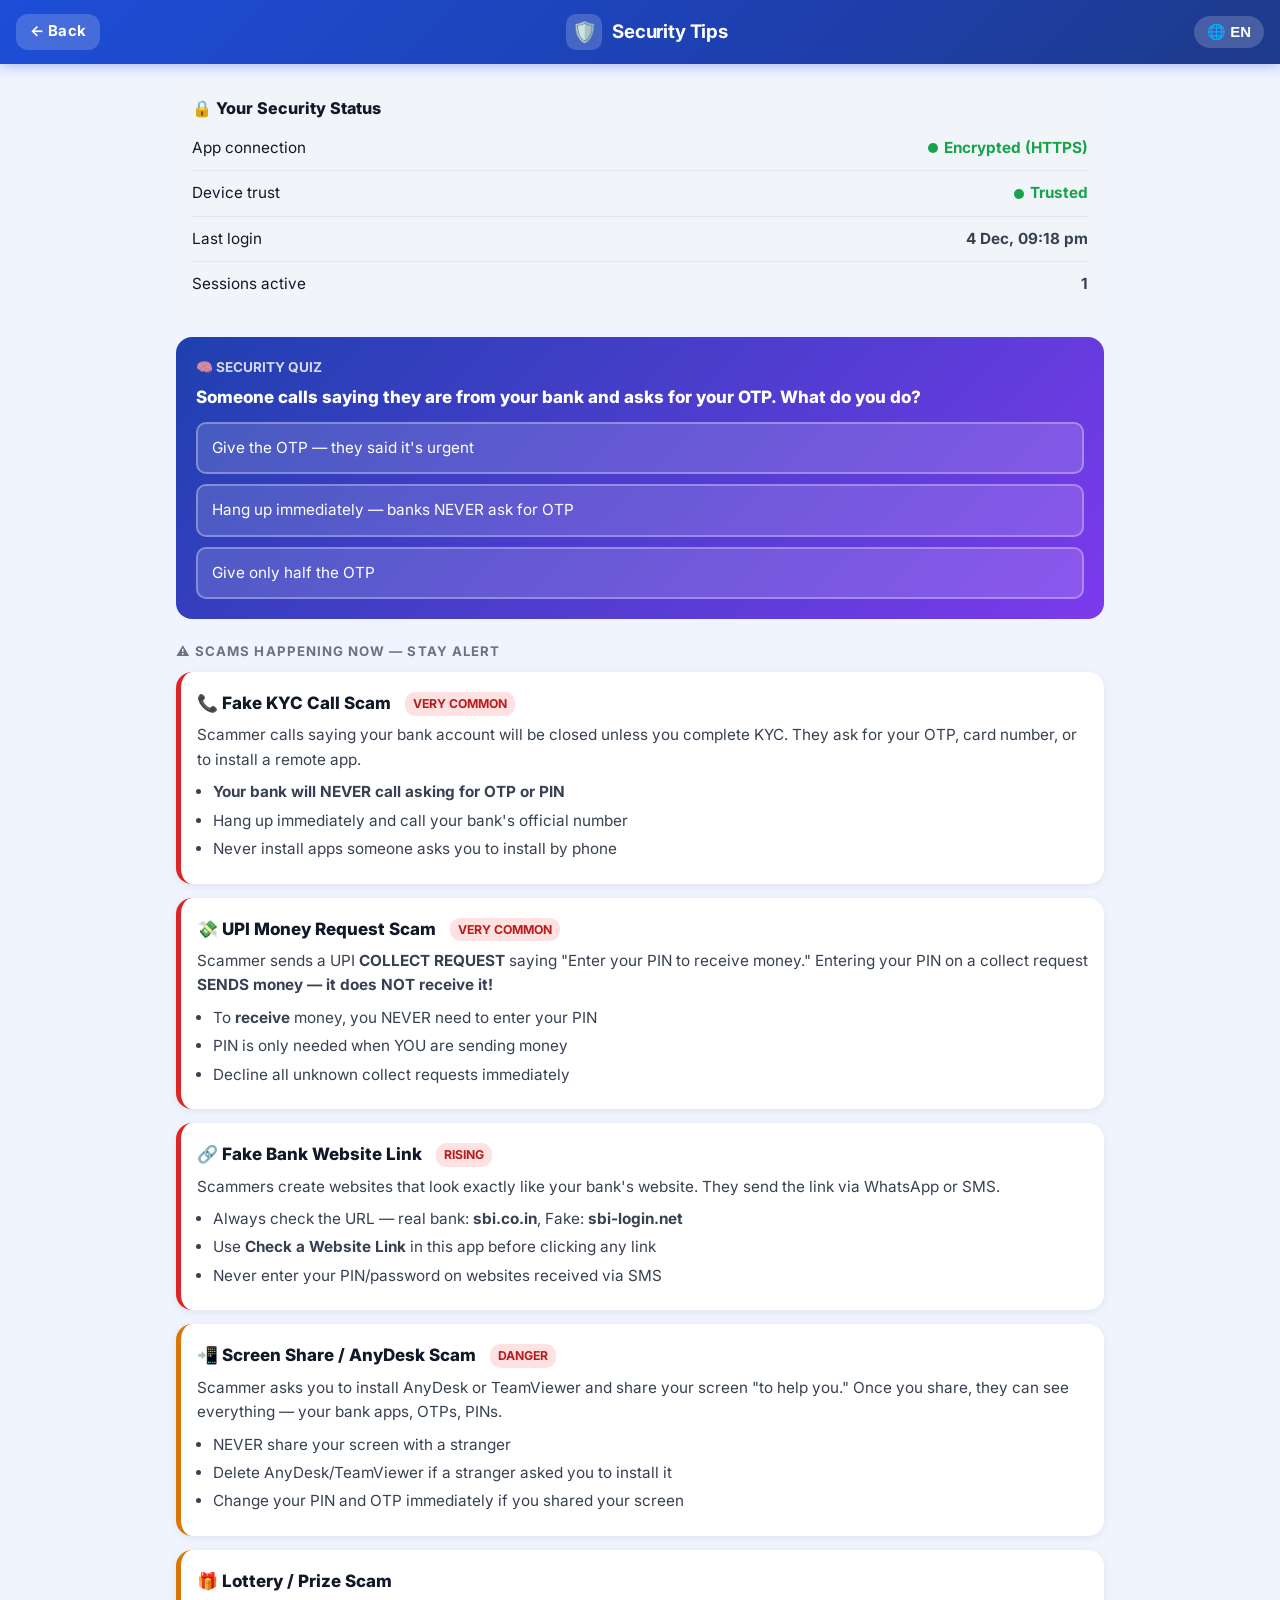
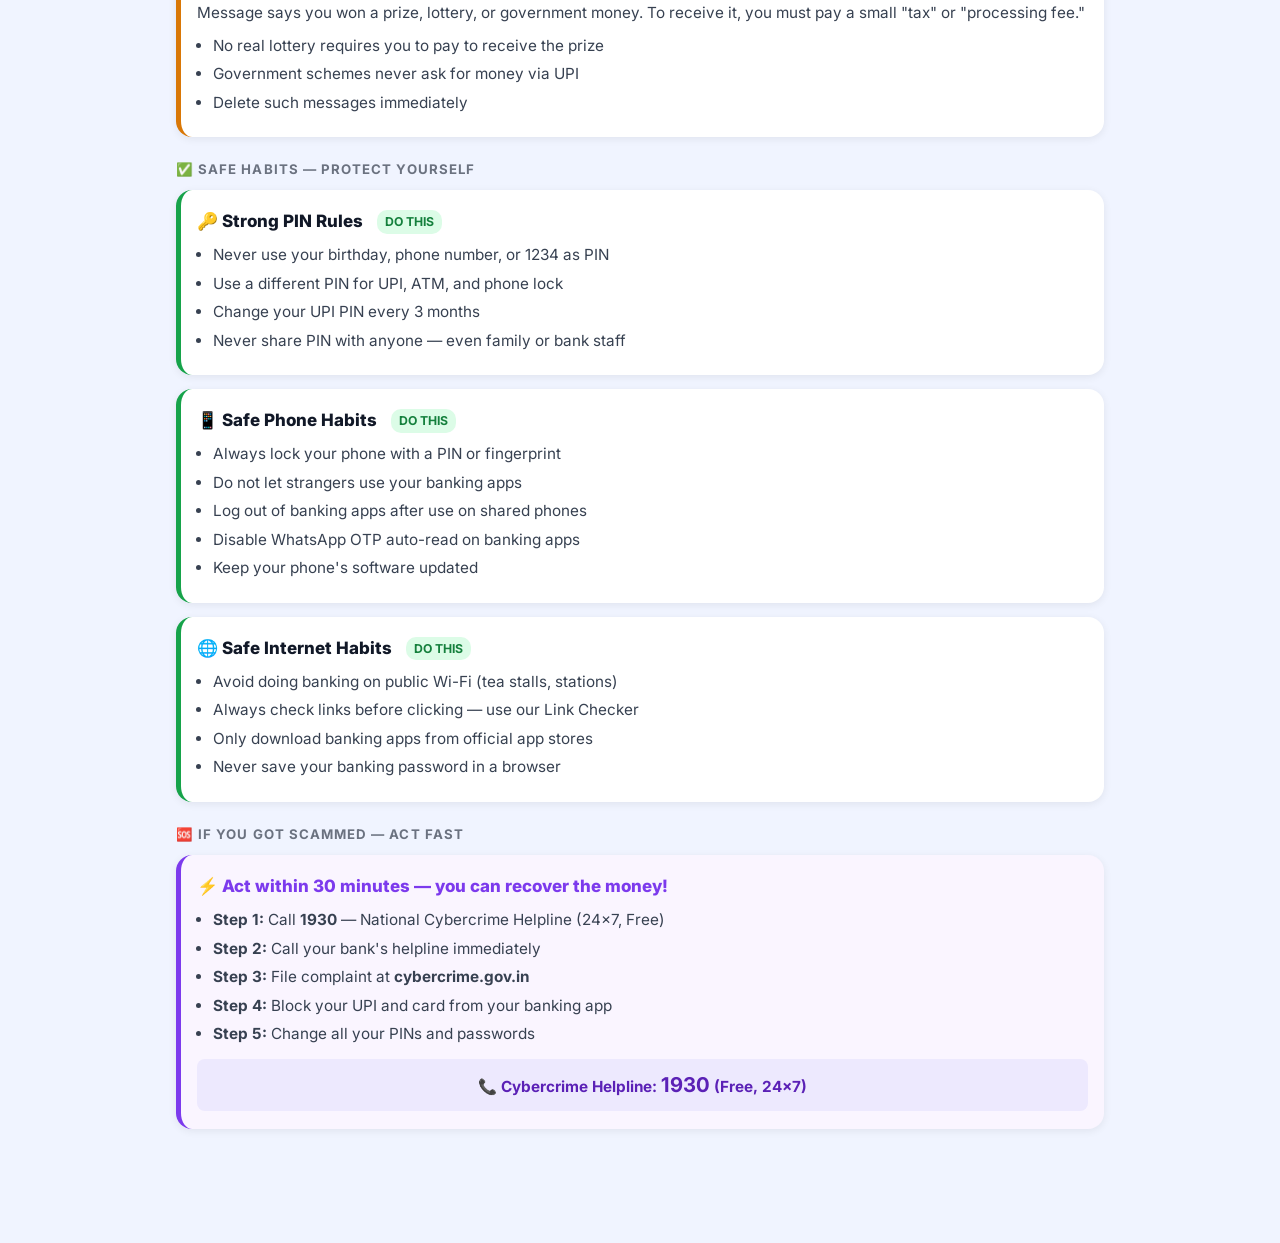
<file: frontend/security-tips.html>
<!DOCTYPE html>
<html lang="en">

<head>
        <meta name="author" content="Dhanush Sai Gandhiraj Chinta">
    <meta charset="UTF-8" />
    <meta name="viewport" content="width=device-width, initial-scale=1.0" />
    <title>Security Tips — SecureRuralPay</title>
    <link rel="stylesheet" href="css/main.css" />
    <link rel="stylesheet" href="css/mobile.css" />
    <meta name="theme-color" content="#1d4ed8" />
    <style>
        .tip-card {
            background: #fff;
            border-radius: 16px;
            padding: 18px 16px;
            margin-bottom: 14px;
            border-left: 5px solid #1d4ed8;
            box-shadow: 0 2px 8px rgba(0, 0, 0, .07);
        }

        .tip-card.danger {
            border-left-color: #dc2626;
        }

        .tip-card.warn {
            border-left-color: #d97706;
        }

        .tip-card.safe {
            border-left-color: #16a34a;
        }

        .tip-title {
            font-size: 1rem;
            font-weight: 800;
            margin-bottom: 6px;
            display: flex;
            align-items: center;
            gap: 8px;
        }

        .tip-body {
            font-size: 0.9rem;
            color: #374151;
            line-height: 1.6;
        }

        .tip-body ul {
            margin: 8px 0 0 16px;
        }

        .tip-body li {
            margin-bottom: 4px;
        }

        .scam-badge {
            display: inline-block;
            background: #fee2e2;
            color: #b91c1c;
            font-size: 0.72rem;
            font-weight: 700;
            padding: 2px 8px;
            border-radius: 10px;
            margin-left: 6px;
        }

        .safe-badge {
            display: inline-block;
            background: #dcfce7;
            color: #15803d;
            font-size: 0.72rem;
            font-weight: 700;
            padding: 2px 8px;
            border-radius: 10px;
            margin-left: 6px;
        }

        .section-label {
            font-size: 0.78rem;
            font-weight: 700;
            text-transform: uppercase;
            letter-spacing: .08em;
            color: #6b7280;
            margin: 22px 0 10px;
        }

        .quiz-card {
            background: linear-gradient(135deg, #1e40af, #7c3aed);
            color: #fff;
            border-radius: 16px;
            padding: 20px;
            margin-bottom: 14px;
        }

        .quiz-opt {
            background: rgba(255, 255, 255, .15);
            border: 2px solid rgba(255, 255, 255, .3);
            border-radius: 10px;
            padding: 12px 14px;
            margin-top: 10px;
            font-size: 0.9rem;
            cursor: pointer;
            transition: all .2s;
        }

        .quiz-opt:hover {
            background: rgba(255, 255, 255, .28);
        }

        .quiz-opt.correct {
            background: #16a34a;
            border-color: #16a34a;
        }

        .quiz-opt.wrong {
            background: #dc2626;
            border-color: #dc2626;
        }

        .cyber-meter {
            background: #f1f5f9;
            border-radius: 12px;
            padding: 16px;
            margin-bottom: 14px;
        }

        .cyber-stat {
            display: flex;
            justify-content: space-between;
            align-items: center;
            padding: 10px 0;
            border-bottom: 1px solid #e5e7eb;
            font-size: 0.9rem;
        }

        .cyber-stat:last-child {
            border-bottom: none;
        }

        .status-dot {
            width: 10px;
            height: 10px;
            border-radius: 50%;
        }

        .dot-green {
            background: #16a34a;
        }

        .dot-red {
            background: #dc2626;
        }

        .dot-yellow {
            background: #d97706;
        }
    </style>
</head>

<body>
    <div class="offline-banner" id="offlineBanner" role="alert">
        <span>📵</span><span>Offline — Tips still available</span>
    </div>

    <header class="topbar">
        <a href="index.html" class="btn btn-sm"
            style="width:auto;min-height:36px;padding:0 14px;background:rgba(255,255,255,.18);color:#fff;font-weight:700">←
            Back</a>
        <div class="topbar-brand">
            <div class="brand-icon">🛡️</div>
            <span>Security Tips</span>
        </div>
    </header>

    <div class="container content-area" style="padding-top:16px">

        <!-- Live Security Status -->
        <div class="cyber-meter">
            <p style="font-weight:800;margin-bottom:4px;font-size:0.95rem">🔒 Your Security Status</p>
            <div class="cyber-stat">
                <span>App connection</span>
                <span style="display:flex;align-items:center;gap:6px;font-weight:700;color:#16a34a">
                    <span class="status-dot dot-green"></span>Encrypted (HTTPS)
                </span>
            </div>
            <div class="cyber-stat">
                <span>Device trust</span>
                <span style="display:flex;align-items:center;gap:6px;font-weight:700;color:#16a34a" id="deviceStatus">
                    <span class="status-dot dot-green"></span>Trusted
                </span>
            </div>
            <div class="cyber-stat">
                <span>Last login</span>
                <span style="font-weight:700;color:#374151" id="lastLogin">--</span>
            </div>
            <div class="cyber-stat">
                <span>Sessions active</span>
                <span style="font-weight:700;color:#374151">1</span>
            </div>
        </div>

        <!-- Quick Quiz -->
        <div class="quiz-card">
            <p style="font-size:0.8rem;font-weight:700;opacity:.8;margin-bottom:6px">🧠 SECURITY QUIZ</p>
            <p style="font-size:1rem;font-weight:800" id="quizQ">Someone calls saying they are from your bank and asks
                for your OTP. What do you do?</p>
            <div class="quiz-opt" onclick="answer(this, false)">Give the OTP — they said it's urgent</div>
            <div class="quiz-opt" onclick="answer(this, true)">Hang up immediately — banks NEVER ask for OTP</div>
            <div class="quiz-opt" onclick="answer(this, false)">Give only half the OTP</div>
            <p id="quizResult" style="margin-top:12px;font-weight:700;font-size:0.95rem;display:none"></p>
        </div>

        <!-- SCAM ALERTS -->
        <p class="section-label">⚠️ SCAMS HAPPENING NOW — STAY ALERT</p>

        <div class="tip-card danger">
            <div class="tip-title">📞 Fake KYC Call Scam <span class="scam-badge">VERY COMMON</span></div>
            <div class="tip-body">
                Scammer calls saying your bank account will be closed unless you complete KYC.
                They ask for your OTP, card number, or to install a remote app.
                <ul>
                    <li><strong>Your bank will NEVER call asking for OTP or PIN</strong></li>
                    <li>Hang up immediately and call your bank's official number</li>
                    <li>Never install apps someone asks you to install by phone</li>
                </ul>
            </div>
        </div>

        <div class="tip-card danger">
            <div class="tip-title">💸 UPI Money Request Scam <span class="scam-badge">VERY COMMON</span></div>
            <div class="tip-body">
                Scammer sends a UPI <strong>COLLECT REQUEST</strong> saying "Enter your PIN to receive money."
                Entering your PIN on a collect request <strong>SENDS money — it does NOT receive it!</strong>
                <ul>
                    <li>To <strong>receive</strong> money, you NEVER need to enter your PIN</li>
                    <li>PIN is only needed when YOU are sending money</li>
                    <li>Decline all unknown collect requests immediately</li>
                </ul>
            </div>
        </div>

        <div class="tip-card danger">
            <div class="tip-title">🔗 Fake Bank Website Link <span class="scam-badge">RISING</span></div>
            <div class="tip-body">
                Scammers create websites that look exactly like your bank's website.
                They send the link via WhatsApp or SMS.
                <ul>
                    <li>Always check the URL — real bank: <strong>sbi.co.in</strong>, Fake:
                        <strong>sbi-login.net</strong></li>
                    <li>Use <strong>Check a Website Link</strong> in this app before clicking any link</li>
                    <li>Never enter your PIN/password on websites received via SMS</li>
                </ul>
            </div>
        </div>

        <div class="tip-card warn">
            <div class="tip-title">📲 Screen Share / AnyDesk Scam <span class="scam-badge">DANGER</span></div>
            <div class="tip-body">
                Scammer asks you to install AnyDesk or TeamViewer and share your screen "to help you."
                Once you share, they can see everything — your bank apps, OTPs, PINs.
                <ul>
                    <li>NEVER share your screen with a stranger</li>
                    <li>Delete AnyDesk/TeamViewer if a stranger asked you to install it</li>
                    <li>Change your PIN and OTP immediately if you shared your screen</li>
                </ul>
            </div>
        </div>

        <div class="tip-card warn">
            <div class="tip-title">🎁 Lottery / Prize Scam</div>
            <div class="tip-body">
                Message says you won a prize, lottery, or government money. To receive it, you must pay a small "tax" or
                "processing fee."
                <ul>
                    <li>No real lottery requires you to pay to receive the prize</li>
                    <li>Government schemes never ask for money via UPI</li>
                    <li>Delete such messages immediately</li>
                </ul>
            </div>
        </div>

        <!-- SAFE HABITS -->
        <p class="section-label">✅ SAFE HABITS — PROTECT YOURSELF</p>

        <div class="tip-card safe">
            <div class="tip-title">🔑 Strong PIN Rules <span class="safe-badge">DO THIS</span></div>
            <div class="tip-body">
                <ul>
                    <li>Never use your birthday, phone number, or 1234 as PIN</li>
                    <li>Use a different PIN for UPI, ATM, and phone lock</li>
                    <li>Change your UPI PIN every 3 months</li>
                    <li>Never share PIN with anyone — even family or bank staff</li>
                </ul>
            </div>
        </div>

        <div class="tip-card safe">
            <div class="tip-title">📱 Safe Phone Habits <span class="safe-badge">DO THIS</span></div>
            <div class="tip-body">
                <ul>
                    <li>Always lock your phone with a PIN or fingerprint</li>
                    <li>Do not let strangers use your banking apps</li>
                    <li>Log out of banking apps after use on shared phones</li>
                    <li>Disable WhatsApp OTP auto-read on banking apps</li>
                    <li>Keep your phone's software updated</li>
                </ul>
            </div>
        </div>

        <div class="tip-card safe">
            <div class="tip-title">🌐 Safe Internet Habits <span class="safe-badge">DO THIS</span></div>
            <div class="tip-body">
                <ul>
                    <li>Avoid doing banking on public Wi-Fi (tea stalls, stations)</li>
                    <li>Always check links before clicking — use our Link Checker</li>
                    <li>Only download banking apps from official app stores</li>
                    <li>Never save your banking password in a browser</li>
                </ul>
            </div>
        </div>

        <!-- What To Do If Scammed -->
        <p class="section-label">🆘 IF YOU GOT SCAMMED — ACT FAST</p>
        <div class="tip-card" style="border-left-color:#7c3aed;background:#faf5ff">
            <div class="tip-title" style="color:#7c3aed">⚡ Act within 30 minutes — you can recover the money!</div>
            <div class="tip-body">
                <ul>
                    <li><strong>Step 1:</strong> Call <strong>1930</strong> — National Cybercrime Helpline (24x7, Free)
                    </li>
                    <li><strong>Step 2:</strong> Call your bank's helpline immediately</li>
                    <li><strong>Step 3:</strong> File complaint at <strong>cybercrime.gov.in</strong></li>
                    <li><strong>Step 4:</strong> Block your UPI and card from your banking app</li>
                    <li><strong>Step 5:</strong> Change all your PINs and passwords</li>
                </ul>
                <div
                    style="margin-top:12px;background:#ede9fe;border-radius:8px;padding:10px;font-weight:700;color:#5b21b6;text-align:center">
                    📞 Cybercrime Helpline: <span style="font-size:1.2rem">1930</span> (Free, 24x7)
                </div>
            </div>
        </div>

        <div style="height:20px"></div>
    </div>

    <!-- Bottom Nav -->
    <nav class="nav-bottom">
        <a href="index.html" class="nav-item"><span class="nav-item-icon">🏠</span><span>Home</span></a>
        <a href="send-money.html" class="nav-item"><span class="nav-item-icon">💸</span><span>Send</span></a>
        <a href="check-link.html" class="nav-item"><span class="nav-item-icon">🔗</span><span>Links</span></a>
        <a href="history.html" class="nav-item"><span class="nav-item-icon">📋</span><span>History</span></a>
        <a href="security-tips.html" class="nav-item active"><span class="nav-item-icon">🛡️</span><span>Tips</span></a>
    </nav>

    <div class="toast-container" id="toastContainer" aria-live="polite"></div>
    <script src="js/offline.js"></script>
    <script src="js/i18n.js"></script>
    <script>
        // Quiz logic
        let answered = false;
        function answer(el, correct) {
            if (answered) return;
            answered = true;
            const result = document.getElementById('quizResult');
            if (correct) {
                el.classList.add('correct');
                el.textContent = '✅ ' + el.textContent + ' -- CORRECT!';
                result.textContent = '✅ That\'s right! Banks never ask for OTP. Hang up on any such call.';
                result.style.color = '#16a34a';
            } else {
                el.classList.add('wrong');
                result.textContent = '❌ Wrong! Banks NEVER ask for your OTP. Always hang up and call your bank\'s official number.';
                result.style.color = '#dc2626';
            }
            result.style.display = 'block';
        }

        // Live status
        document.getElementById('lastLogin').textContent =
            new Date().toLocaleString('en-IN', { day: 'numeric', month: 'short', hour: '2-digit', minute: '2-digit' });
    </script>
</body>

</html>
</file>
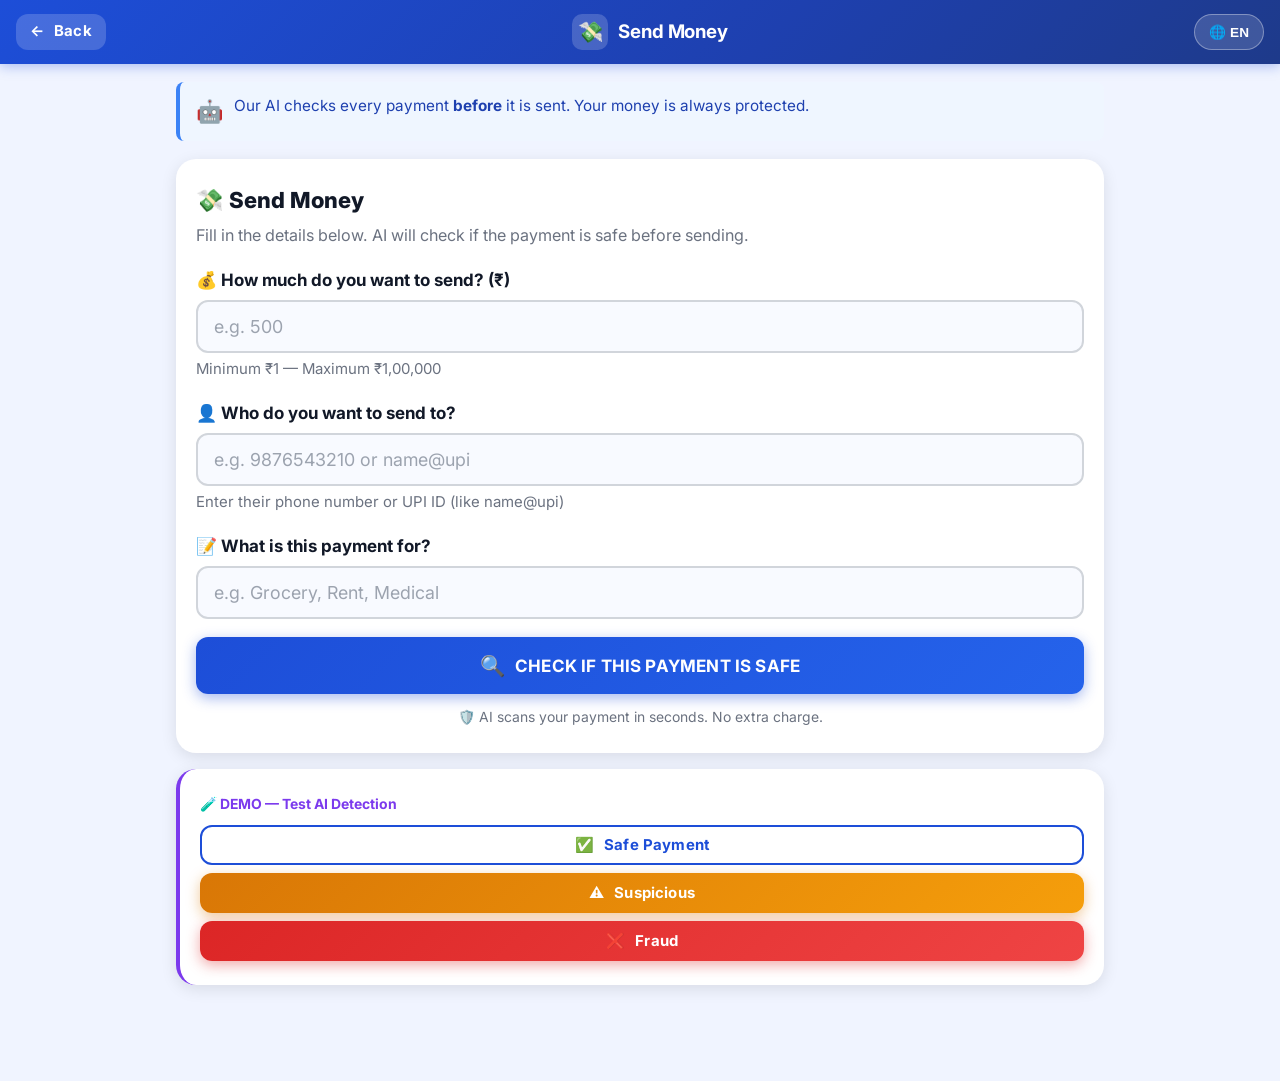
<file: frontend/send-money.html>
<!DOCTYPE html>
<html lang="en">

<head>
        <meta name="author" content="Dhanush Sai Gandhiraj Chinta">
    <meta charset="UTF-8" />
    <meta name="viewport" content="width=device-width, initial-scale=1.0" />
    <title>Send Money — SecureRuralPay</title>
    <link rel="stylesheet" href="css/main.css" />
    <link rel="stylesheet" href="css/mobile.css" />
    <meta name="theme-color" content="#1d4ed8" />
    <style>
        /* ── Extra clarity styles for this page ── */
        .page-title {
            font-size: 1.3rem;
            font-weight: 800;
            color: var(--color-text);
            margin-bottom: 4px;
        }

        .page-sub {
            font-size: 0.95rem;
            color: var(--color-muted);
            margin-bottom: 20px;
            line-height: 1.5;
        }

        .form-label {
            font-size: 1rem;
            font-weight: 700;
            margin-bottom: 6px;
            display: block;
        }

        .form-input {
            font-size: 1.05rem;
            padding: 14px 16px;
            border-radius: 12px;
            border: 2px solid #d1d5db;
            width: 100%;
            box-sizing: border-box;
        }

        .form-input:focus {
            border-color: #1d4ed8;
            outline: none;
            box-shadow: 0 0 0 3px #dbeafe;
        }

        .form-hint {
            font-size: 0.88rem;
            color: var(--color-muted);
            margin-top: 5px;
        }

        .section-note {
            background: #eff6ff;
            border-left: 4px solid #3b82f6;
            padding: 12px 16px;
            border-radius: 8px;
            font-size: 0.9rem;
            color: #1e40af;
            margin-bottom: 18px;
            display: flex;
            gap: 10px;
            align-items: flex-start;
        }

        .lang-bar {
            display: flex;
            gap: 8px;
            padding: 10px 0;
            flex-wrap: wrap;
        }

        .lang-btn {
            padding: 6px 14px;
            border-radius: 20px;
            border: 2px solid #e5e7eb;
            background: #f9fafb;
            font-size: 0.85rem;
            font-weight: 600;
            cursor: pointer;
            transition: all 0.2s;
        }

        .lang-btn.active {
            border-color: #1d4ed8;
            background: #dbeafe;
            color: #1d4ed8;
        }

        .result-tag {
            display: inline-block;
            padding: 3px 10px;
            border-radius: 12px;
            font-size: 0.78rem;
            font-weight: 700;
            margin-bottom: 8px;
        }

        .tag-safe {
            background: #dcfce7;
            color: #15803d;
        }

        .tag-warn {
            background: #fef9c3;
            color: #854d0e;
        }

        .tag-danger {
            background: #fee2e2;
            color: #b91c1c;
        }
    </style>
</head>

<body>
    <div class="offline-banner" id="offlineBanner" role="alert">
        <span>📵</span><span id="t-offline">No internet — Payment will be saved and sent later</span>
    </div>

    <header class="topbar">
        <a href="index.html" class="btn btn-sm"
            style="width:auto;min-height:36px;padding:0 14px;background:rgba(255,255,255,.18);color:#fff;font-weight:700">←
            <span id="t-back">Back</span></a>
        <div class="topbar-brand">
            <div class="brand-icon">💸</div>
            <span id="t-title">Send Money</span>
        </div>
        <!-- Language selector -->
        <div style="position:relative">
            <button class="lang-toggle" onclick="toggleLangMenu()" id="langToggleBtn">🌐 EN</button>
            <div id="langMenu"
                style="display:none;position:absolute;right:0;top:44px;background:#fff;border:1px solid #e5e7eb;border-radius:12px;padding:8px;box-shadow:0 8px 24px rgba(0,0,0,.15);z-index:999;min-width:130px">
                <button onclick="setLang('en')" class="lang-menu-item" id="lm-en">🇬🇧 English</button>
                <button onclick="setLang('hi')" class="lang-menu-item" id="lm-hi">🇮🇳 हिंदी</button>
                <button onclick="setLang('ta')" class="lang-menu-item" id="lm-ta">🇮🇳 தமிழ்</button>
                <button onclick="setLang('te')" class="lang-menu-item" id="lm-te">🇮🇳 తెలుగు</button>
            </div>
        </div>
    </header>

    <div class="container content-area" style="padding-top:18px">

        <!-- AI Safety Notice -->
        <div class="section-note">
            <span style="font-size:1.3rem">🤖</span>
            <span id="t-ai-notice">Our AI checks every payment <strong>before</strong> it is sent. Your money is always
                protected.</span>
        </div>

        <!-- Send Money Form -->
        <div class="card fade-in">
            <h1 class="page-title" id="t-form-title">💸 Send Money</h1>
            <p class="page-sub" id="t-form-sub">Fill in the details below. AI will check if the payment is safe before
                sending.</p>

            <!-- Amount -->
            <div class="form-group">
                <label class="form-label" for="amountInput" id="t-lbl-amount">💰 How much do you want to send?
                    (₹)</label>
                <input class="form-input" type="number" id="amountInput" placeholder="e.g. 500" inputmode="decimal"
                    min="1" max="100000" oninput="onAmountChange()" />
                <p class="form-hint" id="t-hint-amount">Minimum ₹1 — Maximum ₹1,00,000</p>
            </div>

            <!-- Recipient -->
            <div class="form-group">
                <label class="form-label" for="recipientInput" id="t-lbl-recipient">👤 Who do you want to send
                    to?</label>
                <input class="form-input" type="text" id="recipientInput" placeholder="e.g. 9876543210 or name@upi"
                    oninput="onRecipientChange()" />
                <p class="form-hint" id="recipientHint" style="margin-top:5px">Enter their phone number or UPI ID (like
                    name@upi)</p>
            </div>

            <!-- Note -->
            <div class="form-group">
                <label class="form-label" for="noteInput" id="t-lbl-note">📝 What is this payment for? <span
                        style="font-weight:400;color:var(--color-muted)" id="t-optional">(Optional)</span></label>
                <input class="form-input" type="text" id="noteInput" id="t-placeholder-note"
                    placeholder="e.g. Grocery, Rent, Medical" />
            </div>

            <button class="btn btn-primary" id="checkBtn" onclick="checkTransactionSafety()"
                style="font-size:1rem;padding:16px">
                <span class="btn-icon">🔍</span>
                <span id="checkBtnText">CHECK IF THIS PAYMENT IS SAFE</span>
            </button>

            <p style="text-align:center;margin-top:12px;font-size:0.82rem;color:var(--color-muted)" id="t-check-note">
                🛡️ AI scans your payment in seconds. No extra charge.
            </p>
        </div>

        <!-- Loading / AI Checking -->
        <div class="card" id="loadingCard" style="display:none">
            <div class="loading-wrap">
                <div class="spinner"></div>
                <p class="loading-text" id="t-loading">AI is checking your payment...</p>
            </div>
            <div class="steps" id="checkSteps" style="margin-top:16px">
                <div class="step" id="cs1"></div>
                <div class="step" id="cs2"></div>
                <div class="step" id="cs3"></div>
                <div class="step" id="cs4"></div>
                <div class="step" id="cs5"></div>
            </div>
            <div id="checkStepLabel" class="text-center text-muted mt-8" style="font-size:0.85rem"></div>
        </div>

        <!-- Result Card -->
        <div id="resultCard" style="display:none">

            <!-- Risk Meter -->
            <div class="card fade-in">
                <h2 class="card-title" id="t-result-heading">Safety Check Result</h2>
                <div class="risk-meter-wrap">
                    <p class="risk-label" id="t-risk-label">Risk Score</p>
                    <div class="risk-score-num" id="riskScore">--</div>
                    <p class="risk-label" id="t-out-of">out of 100</p>
                    <div class="meter-bar-bg" style="margin-top:10px">
                        <div class="meter-bar-fill safe" id="riskBar" style="width:0%"></div>
                    </div>
                    <div
                        style="display:flex;justify-content:space-between;margin-top:6px;font-size:0.8rem;color:var(--color-muted)">
                        <span id="t-score-safe">0 — Safe ✅</span>
                        <span id="t-score-warn">50 — Risky ⚠️</span>
                        <span id="t-score-danger">100 — Fraud ❌</span>
                    </div>
                </div>

                <!-- Verdict -->
                <div class="result-box" id="verdictBox" style="margin-top:16px">
                    <span class="result-icon" id="verdictIcon">🔍</span>
                    <div>
                        <div class="result-title" id="verdictTitle" style="font-size:1.1rem">Checking...</div>
                        <div class="result-msg" id="verdictMsg" style="font-size:0.95rem;margin-top:4px"></div>
                    </div>
                </div>

                <!-- Feature Pills -->
                <div class="feature-pills" id="featurePills" style="margin-top:14px"></div>
            </div>

            <!-- ⚠️ OTP Confirmation -->
            <div class="card" id="otpConfirmCard" style="display:none">
                <h2 class="card-title">⚠️ <span id="t-otp-title">Extra Confirmation Needed</span></h2>
                <p class="card-subtitle" id="t-otp-sub">This payment looks a little different. Please enter the code
                    sent to your phone to confirm.</p>
                <div class="form-group">
                    <label class="form-label" id="t-otp-lbl">Enter the 6-digit code from your SMS</label>
                    <input class="form-input" type="text" id="txOtpInput" placeholder="_ _ _ _ _ _" maxlength="6"
                        inputmode="numeric" style="text-align:center;font-size:1.6rem;letter-spacing:.35em" />
                </div>
                <button class="btn btn-warn" onclick="confirmWithOTP()">
                    <span class="btn-icon">✅</span>
                    <span id="t-confirm-btn">CONFIRM AND SEND MONEY</span>
                </button>
            </div>

            <!-- ✅ Safe — Send Button -->
            <div id="sendBtnWrap" style="display:none">
                <button class="btn btn-safe" id="sendBtn" onclick="sendMoney()" style="font-size:1rem;padding:16px">
                    <span class="btn-icon">✅</span>
                    <span id="sendBtnText">SEND MONEY NOW</span>
                </button>
            </div>

            <!-- ❌ Blocked — Fraud -->
            <div class="card" id="blockCard" style="display:none">
                <div class="result-box danger">
                    <span class="result-icon">🚫</span>
                    <div>
                        <div class="result-title" id="t-blocked-title">Payment Stopped — Fraud Detected</div>
                        <div class="result-msg" id="t-blocked-msg">
                            Our AI found this payment is unsafe. We stopped it to protect your money. Do NOT send this
                            payment.
                        </div>
                    </div>
                </div>
                <button class="btn btn-outline mt-16" onclick="reportFraud()">
                    📢 <span id="t-report-btn">Report This to Your Bank</span>
                </button>
            </div>
        </div>

        <!-- ✅ Success Screen -->
        <div class="card fade-in" id="successCard" style="display:none">
            <div class="text-center">
                <div style="font-size:3.5rem;margin-bottom:12px">✅</div>
                <h2 class="card-title" id="successTitle">Money Sent Safely!</h2>
                <p class="card-subtitle" id="successMsg">Your payment was checked and protected by AI</p>
            </div>
            <div class="result-box safe" style="margin-top:16px">
                <span class="result-icon">🛡️</span>
                <div>
                    <div class="result-title" id="t-tx-complete">Transaction Complete</div>
                    <div class="result-msg" id="txSummary"></div>
                </div>
            </div>
            <button class="btn btn-primary mt-16" onclick="resetForm()" id="t-send-another">Send Another
                Payment</button>
            <a href="history.html" class="btn btn-outline mt-8" id="t-view-history">📋 View My Payment History</a>
        </div>

        <!-- Demo Section -->
        <div class="card" style="border-left:4px solid #7c3aed;margin-top:4px">
            <p style="font-size:0.82rem;font-weight:700;color:#7c3aed;margin-bottom:10px">🧪 <span
                    id="t-demo-label">DEMO — Test AI Detection</span></p>
            <div style="display:flex;gap:8px;flex-wrap:wrap">
                <button class="btn btn-sm btn-outline" onclick="demoSafe()">✅ <span id="t-demo-safe">Safe
                        Payment</span></button>
                <button class="btn btn-sm btn-warn" onclick="demoWarn()">⚠️ <span
                        id="t-demo-warn">Suspicious</span></button>
                <button class="btn btn-sm btn-danger" onclick="demoFraud()">❌ <span
                        id="t-demo-fraud">Fraud</span></button>
            </div>
        </div>
    </div>

    <!-- Bottom Nav -->
    <nav class="nav-bottom">
        <a href="index.html" class="nav-item"><span class="nav-item-icon">🏠</span><span id="t-nav-home">Home</span></a>
        <a href="send-money.html" class="nav-item active"><span class="nav-item-icon">💸</span><span
                id="t-nav-send">Send</span></a>
        <a href="check-link.html" class="nav-item"><span class="nav-item-icon">🔗</span><span
                id="t-nav-link">Links</span></a>
        <a href="history.html" class="nav-item"><span class="nav-item-icon">📋</span><span
                id="t-nav-hist">History</span></a>
        <a href="admin/dashboard.html" class="nav-item"><span class="nav-item-icon">⚙️</span><span
                id="t-nav-admin">Admin</span></a>
    </nav>

    <div class="toast-container" id="toastContainer" aria-live="polite"></div>
    <script src="js/offline.js"></script>
    <script src="js/api.js"></script>
    <script src="js/transaction.js"></script>

    <style>
        .lang-menu-item {
            display: block;
            width: 100%;
            text-align: left;
            padding: 9px 14px;
            background: none;
            border: none;
            border-radius: 8px;
            font-size: 0.9rem;
            font-weight: 600;
            cursor: pointer;
            transition: background 0.15s;
        }

        .lang-menu-item:hover {
            background: #f3f4f6;
        }

        .lang-menu-item.active {
            background: #dbeafe;
            color: #1d4ed8;
        }
    </style>
    <script>
        // ── Language Translations ──────────────────────────────────────────
        const T = {
            en: {
                'html-lang': 'en',
                't-back': 'Back',
                't-title': 'Send Money',
                't-offline': 'No internet — Payment will be saved and sent later',
                't-ai-notice': 'Our AI checks every payment <strong>before</strong> it is sent. Your money is always protected.',
                't-form-title': '💸 Send Money',
                't-form-sub': 'Fill in the details below. AI will check if the payment is safe before sending.',
                't-lbl-amount': '💰 How much do you want to send? (₹)',
                't-hint-amount': 'Minimum ₹1 — Maximum ₹1,00,000',
                't-lbl-recipient': '👤 Who do you want to send to?',
                'recipientHint': 'Enter their phone number or UPI ID (like name@upi)',
                't-lbl-note': '📝 What is this payment for?',
                't-optional': '(Optional)',
                'checkBtnText': 'CHECK IF THIS PAYMENT IS SAFE',
                't-check-note': '🛡️ AI scans your payment in seconds. No extra charge.',
                't-loading': 'AI is checking your payment...',
                't-result-heading': 'Safety Check Result',
                't-risk-label': 'Risk Score',
                't-out-of': 'out of 100',
                't-score-safe': '0 — Safe ✅',
                't-score-warn': '50 — Risky ⚠️',
                't-score-danger': '100 — Fraud ❌',
                't-otp-title': 'Extra Confirmation Needed',
                't-otp-sub': 'This payment looks a little different. Please enter the code sent to your phone to confirm.',
                't-otp-lbl': 'Enter the 6-digit code from your SMS',
                't-confirm-btn': 'CONFIRM AND SEND MONEY',
                'sendBtnText': 'SEND MONEY NOW',
                't-blocked-title': 'Payment Stopped — Fraud Detected',
                't-blocked-msg': 'Our AI found this payment is unsafe. We stopped it to protect your money. Do NOT send this payment.',
                't-report-btn': 'Report This to Your Bank',
                'successTitle': 'Money Sent Safely! ✅',
                'successMsg': 'Your payment was checked and protected by AI',
                't-tx-complete': 'Transaction Complete',
                't-send-another': 'Send Another Payment',
                't-view-history': '📋 View My Payment History',
                't-demo-label': 'DEMO — Test AI Detection',
                't-demo-safe': 'Safe Payment',
                't-demo-warn': 'Suspicious',
                't-demo-fraud': 'Fraud',
                't-nav-home': 'Home', 't-nav-send': 'Send', 't-nav-link': 'Links', 't-nav-hist': 'History', 't-nav-admin': 'Admin',
                'langBtn': '🌐 EN'
            },
            hi: {
                'html-lang': 'hi',
                't-back': 'वापस',
                't-title': 'पैसे भेजें',
                't-offline': 'इंटरनेट नहीं — पैसे बाद में भेजे जाएंगे',
                't-ai-notice': 'हमारा AI हर भुगतान भेजने से <strong>पहले</strong> जांचता है। आपका पैसा हमेशा सुरक्षित है।',
                't-form-title': '💸 पैसे भेजें',
                't-form-sub': 'नीचे जानकारी भरें। AI भेजने से पहले जांचेगा।',
                't-lbl-amount': '💰 आप कितने पैसे भेजना चाहते हैं? (₹)',
                't-hint-amount': 'कम से कम ₹1 — अधिकतम ₹1,00,000',
                't-lbl-recipient': '👤 आप किसे भेजना चाहते हैं?',
                'recipientHint': 'फोन नंबर या UPI ID डालें (जैसे name@upi)',
                't-lbl-note': '📝 यह भुगतान किसलिए है?',
                't-optional': '(वैकल्पिक)',
                'checkBtnText': 'पैसे भेजना सुरक्षित है?',
                't-check-note': '🛡️ AI कुछ ही सेकंड में जांच करेगा। कोई शुल्क नहीं।',
                't-loading': 'AI आपका भुगतान जांच रहा है...',
                't-result-heading': 'सुरक्षा जांच परिणाम',
                't-risk-label': 'जोखिम स्कोर',
                't-out-of': '100 में से',
                't-score-safe': '0 — सुरक्षित ✅',
                't-score-warn': '50 — संदिग्ध ⚠️',
                't-score-danger': '100 — धोखाधड़ी ❌',
                't-otp-title': 'अतिरिक्त पुष्टि आवश्यक',
                't-otp-sub': 'यह भुगतान थोड़ा अलग लग रहा है। कृपया अपने फोन पर आया कोड डालें।',
                't-otp-lbl': 'SMS से 6-अंकों का कोड डालें',
                't-confirm-btn': 'पुष्टि करें और पैसे भेजें',
                'sendBtnText': 'अभी पैसे भेजें',
                't-blocked-title': 'भुगतान रोका गया — धोखाधड़ी मिली',
                't-blocked-msg': 'AI ने पाया कि यह भुगतान असुरक्षित है। हमने इसे रोक दिया। यह पैसे मत भेजें।',
                't-report-btn': 'बैंक को रिपोर्ट करें',
                'successTitle': 'पैसे सुरक्षित भेजे गए! ✅',
                'successMsg': 'AI ने आपके भुगतान को जांचकर सुरक्षित भेजा।',
                't-tx-complete': 'लेनदेन पूरा',
                't-send-another': 'और पैसे भेजें',
                't-view-history': '📋 मेरा इतिहास देखें',
                't-demo-label': 'DEMO — AI जांच परीक्षण',
                't-demo-safe': 'सुरक्षित',
                't-demo-warn': 'संदिग्ध',
                't-demo-fraud': 'धोखाधड़ी',
                't-nav-home': 'होम', 't-nav-send': 'भेजें', 't-nav-link': 'लिंक', 't-nav-hist': 'इतिहास', 't-nav-admin': 'एडमिन',
                'langBtn': '🌐 हिंदी'
            },
            ta: {
                'html-lang': 'ta',
                't-back': 'திரும்பு',
                't-title': 'பணம் அனுப்பு',
                't-offline': 'இணையம் இல்லை — பணம் பின்னர் அனுப்பப்படும்',
                't-ai-notice': 'நமது AI ஒவ்வொரு பணப் பரிவர்த்தனையையும் அனுப்புவதற்கு <strong>முன்பு</strong> சரிபார்க்கிறது.',
                't-form-title': '💸 பணம் அனுப்பு',
                't-form-sub': 'கீழே விவரங்களை நிரப்பவும். AI பாதுகாப்பை சரிபார்க்கும்.',
                't-lbl-amount': '💰 நீங்கள் எவ்வளவு பணம் அனுப்ப விரும்புகிறீர்கள்? (₹)',
                't-hint-amount': 'குறைந்தது ₹1 — அதிகபட்சம் ₹1,00,000',
                't-lbl-recipient': '👤 யாருக்கு அனுப்ப விரும்புகிறீர்கள்?',
                'recipientHint': 'தொலைபேசி எண் அல்லது UPI ID உள்ளிடவும் (எ.கா. name@upi)',
                't-lbl-note': '📝 இந்த பணம் எதற்காக?',
                't-optional': '(விரும்பினால்)',
                'checkBtnText': 'பணம் அனுப்புவது பாதுகாப்பானதா?',
                't-check-note': '🛡️ AI சில நொடிகளில் சரிபார்க்கும். கட்டணம் இல்லை.',
                't-loading': 'AI உங்கள் பணப் பரிவர்த்தனையை சரிபார்க்கிறது...',
                't-result-heading': 'பாதுகாப்பு சோதனை முடிவு',
                't-risk-label': 'ஆபத்து மதிப்பெண்',
                't-out-of': '100 இல்',
                't-score-safe': '0 — பாதுகாப்பானது ✅',
                't-score-warn': '50 — சந்தேகமானது ⚠️',
                't-score-danger': '100 — மோசடி ❌',
                't-otp-title': 'கூடுதல் உறுதிப்படுத்தல் தேவை',
                't-otp-sub': 'இந்த பணப் பரிவர்த்தனை கொஞ்சம் வித்தியாசமாக தெரிகிறது. உங்கள் தொலைபேசிக்கு வந்த குறியீட்டை உள்ளிடவும்.',
                't-otp-lbl': 'SMS இலிருந்து 6 இலக்க குறியீட்டை உள்ளிடவும்',
                't-confirm-btn': 'உறுதிப்படுத்தி பணம் அனுப்பு',
                'sendBtnText': 'இப்போது பணம் அனுப்பு',
                't-blocked-title': 'பணம் நிறுத்தப்பட்டது — மோசடி கண்டுபிடிக்கப்பட்டது',
                't-blocked-msg': 'AI இந்த பணப் பரிவர்த்தனை பாதுகாப்பற்றது என்று கண்டறிந்தது. நாங்கள் இதை நிறுத்தினோம். இந்த பணம் அனுப்பாதீர்கள்.',
                't-report-btn': 'உங்கள் வங்கிக்கு புகார் செய்யவும்',
                'successTitle': 'பணம் பாதுகாப்பாக அனுப்பப்பட்டது! ✅',
                'successMsg': 'உங்கள் பணம் AI ஆல் சரிபார்க்கப்பட்டு அனுப்பப்பட்டது',
                't-tx-complete': 'பரிவர்த்தனை முடிந்தது',
                't-send-another': 'மற்றொரு பணம் அனுப்பு',
                't-view-history': '📋 என் வரலாற்றை பார்',
                't-demo-label': 'DEMO — AI சோதனை',
                't-demo-safe': 'பாதுகாப்பானது',
                't-demo-warn': 'சந்தேகமானது',
                't-demo-fraud': 'மோசடி',
                't-nav-home': 'முகப்பு', 't-nav-send': 'அனுப்பு', 't-nav-link': 'இணைப்பு', 't-nav-hist': 'வரலாறு', 't-nav-admin': 'நிர்வாகி',
                'langBtn': '🌐 தமிழ்'
            },
            te: {
                'html-lang': 'te',
                't-back': 'తిరిగి',
                't-title': 'డబ్బు పంపు',
                't-offline': 'ఇంటర్నెట్ లేదు — చెల్లింపు తర్వాత పంపబడుతుంది',
                't-ai-notice': 'మన AI ప్రతి చెల్లింపును పంపే <strong>ముందు</strong> తనిఖీ చేస్తుంది. మీ డబ్బు ఎప్పుడూ సురక్షితం.',
                't-form-title': '💸 డబ్బు పంపు',
                't-form-sub': 'దిగువ వివరాలు నమోదు చేయండి. AI పంపే ముందు సురక్షితత తనిఖీ చేస్తుంది.',
                't-lbl-amount': '💰 మీరు ఎంత డబ్బు పంపాలనుకుంటున్నారు? (₹)',
                't-hint-amount': 'కనిష్టం ₹1 — గరిష్టం ₹1,00,000',
                't-lbl-recipient': '👤 మీరు ఎవరికి పంపాలనుకుంటున్నారు?',
                'recipientHint': 'ఫోన్ నంబర్ లేదా UPI ID నమోదు చేయండి (ఉదా. name@upi)',
                't-lbl-note': '📝 ఈ చెల్లింపు దేనికి?',
                't-optional': '(ఐచ్ఛికం)',
                'checkBtnText': 'ఈ చెల్లింపు సురక్షితమేనా?',
                't-check-note': '🛡️ AI కొన్ని సెకన్లలో తనిఖీ చేస్తుంది. అదనపు ఛార్జీ లేదు.',
                't-loading': 'AI మీ చెల్లింపును తనిఖీ చేస్తోంది...',
                't-result-heading': 'భద్రతా తనిఖీ ఫలితం',
                't-risk-label': 'ప్రమాద స్కోరు',
                't-out-of': '100 లో',
                't-score-safe': '0 — సురక్షితం ✅',
                't-score-warn': '50 — అనుమానాస్పదం ⚠️',
                't-score-danger': '100 — మోసం ❌',
                't-otp-title': 'అదనపు నిర్ధారణ అవసరం',
                't-otp-sub': 'ఈ చెల్లింపు కొంచెం భిన్నంగా కనిపిస్తోంది. మీ ఫోన్‌కు వచ్చిన కోడ్ నమోదు చేయండి.',
                't-otp-lbl': 'SMS నుండి 6 అంకెల కోడ్ నమోదు చేయండి',
                't-confirm-btn': 'నిర్ధారించి డబ్బు పంపు',
                'sendBtnText': 'ఇప్పుడు డబ్బు పంపు',
                't-blocked-title': 'చెల్లింపు ఆపివేయబడింది — మోసం గుర్తించబడింది',
                't-blocked-msg': 'AI ఈ చెల్లింపు అసురక్షితమని గుర్తించింది. మేము దాన్ని ఆపివేసాము. ఈ డబ్బు పంపవద్దు.',
                't-report-btn': 'మీ బ్యాంకుకు నివేదించండి',
                'successTitle': 'డబ్బు సురక్షితంగా పంపబడింది! ✅',
                'successMsg': 'మీ చెల్లింపు AI ద్వారా తనిఖీ చేయబడి పంపబడింది',
                't-tx-complete': 'లావాదేవీ పూర్తైంది',
                't-send-another': 'మరొక చెల్లింపు పంపు',
                't-view-history': '📋 నా చరిత్ర చూడు',
                't-demo-label': 'DEMO — AI తనిఖీ పరీక్ష',
                't-demo-safe': 'సురక్షితం',
                't-demo-warn': 'అనుమానాస్పదం',
                't-demo-fraud': 'మోసం',
                't-nav-home': 'హోమ్', 't-nav-send': 'పంపు', 't-nav-link': 'లింక్', 't-nav-hist': 'చరిత్ర', 't-nav-admin': 'అడ్మిన్',
                'langBtn': '🌐 తెలుగు'
            }
        };

        let currentLang = localStorage.getItem('srp_lang') || 'en';

        function applyLang(lang) {
            const t = T[lang];
            if (!t) return;
            document.documentElement.lang = t['html-lang'];
            Object.keys(t).forEach(id => {
                if (id === 'html-lang') return;
                const el = document.getElementById(id);
                if (el) el.innerHTML = t[id];
            });
            // Update active state in menu
            ['en', 'hi', 'ta', 'te'].forEach(l => {
                const btn = document.getElementById('lm-' + l);
                if (btn) btn.classList.toggle('active', l === lang);
            });
            document.getElementById('langToggleBtn').textContent = t['langBtn'];
            localStorage.setItem('srp_lang', lang);
            currentLang = lang;
        }

        function setLang(lang) {
            applyLang(lang);
            document.getElementById('langMenu').style.display = 'none';
        }

        function toggleLangMenu() {
            const menu = document.getElementById('langMenu');
            menu.style.display = menu.style.display === 'none' ? 'block' : 'none';
        }

        // Close on outside click
        document.addEventListener('click', e => {
            if (!e.target.closest('#langToggleBtn') && !e.target.closest('#langMenu')) {
                const m = document.getElementById('langMenu');
                if (m) m.style.display = 'none';
            }
        });

        document.addEventListener('DOMContentLoaded', () => applyLang(currentLang));
    </script>
</body>

</html>
</file>
<file: frontend/css/main.css>
/* ============================================================
   SecureRuralPay Web AI v3.0 — Main Stylesheet
   Rural-friendly, mobile-first, accessibility-first design
   ============================================================ */

@import url('https://fonts.googleapis.com/css2?family=Inter:wght@400;500;600;700;800&family=Noto+Sans+Devanagari:wght@400;600;700&display=swap');

/* ─── CSS Custom Properties ─── */
:root {
  --color-safe:      #16a34a;
  --color-safe-bg:   #dcfce7;
  --color-safe-border: #86efac;
  --color-warn:      #ca8a04;
  --color-warn-bg:   #fef9c3;
  --color-warn-border: #fde047;
  --color-danger:    #dc2626;
  --color-danger-bg: #fee2e2;
  --color-danger-border: #fca5a5;
  --color-info:      #2563eb;
  --color-info-bg:   #dbeafe;
  --color-primary:   #1d4ed8;
  --color-primary-dark: #1e40af;
  --color-surface:   #ffffff;
  --color-bg:        #f0f4ff;
  --color-text:      #111827;
  --color-muted:     #6b7280;
  --color-border:    #e5e7eb;
  --radius-sm:  8px;
  --radius-md:  12px;
  --radius-lg:  20px;
  --radius-xl:  28px;
  --shadow-sm:  0 1px 3px rgba(0,0,0,.10), 0 1px 2px rgba(0,0,0,.06);
  --shadow-md:  0 4px 16px rgba(0,0,0,.10);
  --shadow-lg:  0 8px 32px rgba(0,0,0,.13);
  --font-main: 'Inter', 'Noto Sans Devanagari', sans-serif;
  --min-touch: 52px;
}

/* ─── Reset & Base ─── */
*, *::before, *::after { box-sizing: border-box; margin: 0; padding: 0; }

html {
  font-size: 17px;
  -webkit-text-size-adjust: 100%;
  scroll-behavior: smooth;
}

body {
  font-family: var(--font-main);
  background: var(--color-bg);
  color: var(--color-text);
  line-height: 1.6;
  min-height: 100vh;
}

/* ─── Layout ─── */
.container {
  width: 100%;
  max-width: 480px;
  margin: 0 auto;
  padding: 0 16px;
}

.page-wrap {
  min-height: 100vh;
  display: flex;
  flex-direction: column;
}

/* ─── Top Bar ─── */
.topbar {
  background: linear-gradient(135deg, #1d4ed8 0%, #1e40af 60%, #1e3a8a 100%);
  color: #fff;
  padding: 14px 16px;
  display: flex;
  align-items: center;
  justify-content: space-between;
  box-shadow: 0 2px 12px rgba(29,78,216,.35);
  position: sticky;
  top: 0;
  z-index: 100;
}

.topbar-brand {
  display: flex;
  align-items: center;
  gap: 10px;
  font-weight: 700;
  font-size: 1.1rem;
  letter-spacing: -.01em;
}

.topbar-brand .brand-icon {
  width: 36px;
  height: 36px;
  background: rgba(255,255,255,.18);
  border-radius: 10px;
  display: flex;
  align-items: center;
  justify-content: center;
  font-size: 1.2rem;
}

.lang-toggle {
  background: rgba(255,255,255,.15);
  border: 1.5px solid rgba(255,255,255,.35);
  color: #fff;
  border-radius: 20px;
  padding: 5px 14px;
  font-size: 0.8rem;
  font-weight: 600;
  cursor: pointer;
  transition: background .2s;
  min-height: 36px;
}
.lang-toggle:hover { background: rgba(255,255,255,.28); }

/* ─── Offline Banner ─── */
.offline-banner {
  display: none;
  background: #92400e;
  color: #fff;
  padding: 10px 16px;
  text-align: center;
  font-size: 0.85rem;
  font-weight: 600;
  gap: 8px;
  align-items: center;
  justify-content: center;
}
.offline-banner.show { display: flex; }

/* ─── Cards ─── */
.card {
  background: var(--color-surface);
  border-radius: var(--radius-lg);
  box-shadow: var(--shadow-md);
  padding: 24px 20px;
  margin-bottom: 16px;
}

.card-title {
  font-size: 1.15rem;
  font-weight: 700;
  margin-bottom: 4px;
  color: var(--color-text);
}

.card-subtitle {
  font-size: 0.9rem;
  color: var(--color-muted);
  margin-bottom: 18px;
}

/* ─── Hero Banner (Home) ─── */
.hero {
  background: linear-gradient(135deg, #1d4ed8 0%, #7c3aed 100%);
  color: #fff;
  padding: 36px 20px 28px;
  text-align: center;
  position: relative;
  overflow: hidden;
}

.hero::before {
  content: '';
  position: absolute;
  width: 260px; height: 260px;
  background: rgba(255,255,255,.06);
  border-radius: 50%;
  top: -80px; right: -60px;
}
.hero::after {
  content: '';
  position: absolute;
  width: 180px; height: 180px;
  background: rgba(255,255,255,.05);
  border-radius: 50%;
  bottom: -50px; left: -40px;
}

.hero-icon { font-size: 3rem; margin-bottom: 10px; }
.hero-title { font-size: 1.5rem; font-weight: 800; margin-bottom: 8px; letter-spacing: -.02em; }
.hero-sub { font-size: 0.9rem; opacity: .85; }

/* ─── Buttons ─── */
.btn {
  display: flex;
  align-items: center;
  justify-content: center;
  gap: 10px;
  width: 100%;
  min-height: var(--min-touch);
  border: none;
  border-radius: var(--radius-md);
  font-family: var(--font-main);
  font-size: 1rem;
  font-weight: 700;
  cursor: pointer;
  transition: transform .15s, box-shadow .15s, filter .15s;
  text-decoration: none;
  color: #fff;
  letter-spacing: .01em;
  padding: 0 20px;
}

.btn:active { transform: scale(0.97); }
.btn:focus-visible { outline: 3px solid #fbbf24; outline-offset: 3px; }

.btn-primary {
  background: linear-gradient(135deg, #1d4ed8 0%, #2563eb 100%);
  box-shadow: 0 4px 14px rgba(29,78,216,.4);
}
.btn-primary:hover { box-shadow: 0 6px 20px rgba(29,78,216,.5); filter: brightness(1.06); }

.btn-safe {
  background: linear-gradient(135deg, #16a34a 0%, #22c55e 100%);
  box-shadow: 0 4px 14px rgba(22,163,74,.4);
}
.btn-safe:hover { box-shadow: 0 6px 20px rgba(22,163,74,.5); filter: brightness(1.06); }

.btn-danger {
  background: linear-gradient(135deg, #dc2626 0%, #ef4444 100%);
  box-shadow: 0 4px 14px rgba(220,38,38,.4);
}

.btn-warn {
  background: linear-gradient(135deg, #d97706 0%, #f59e0b 100%);
  box-shadow: 0 4px 14px rgba(217,119,6,.4);
}

.btn-outline {
  background: transparent;
  border: 2px solid var(--color-primary);
  color: var(--color-primary);
  box-shadow: none;
}
.btn-outline:hover { background: var(--color-info-bg); }

.btn-sm {
  min-height: 40px;
  font-size: 0.88rem;
  padding: 0 16px;
}

.btn-icon { font-size: 1.2rem; }

/* ─── Menu Grid (Home) ─── */
.menu-grid {
  display: grid;
  grid-template-columns: 1fr 1fr;
  gap: 14px;
  padding: 20px 16px;
}

.menu-card {
  background: var(--color-surface);
  border-radius: var(--radius-lg);
  box-shadow: var(--shadow-sm);
  border: 1.5px solid var(--color-border);
  padding: 22px 16px;
  text-align: center;
  cursor: pointer;
  text-decoration: none;
  color: var(--color-text);
  transition: transform .2s, box-shadow .2s, border-color .2s;
  display: flex;
  flex-direction: column;
  align-items: center;
  gap: 10px;
  min-height: var(--min-touch);
}
.menu-card:hover, .menu-card:focus {
  transform: translateY(-3px);
  box-shadow: var(--shadow-lg);
  border-color: var(--color-primary);
}
.menu-card:active { transform: scale(0.97); }

.menu-card-icon {
  width: 54px; height: 54px;
  border-radius: var(--radius-md);
  display: flex;
  align-items: center;
  justify-content: center;
  font-size: 1.6rem;
}

.menu-card-label {
  font-size: 0.85rem;
  font-weight: 700;
  line-height: 1.3;
}

/* Icon colors */
.ic-blue   { background: #dbeafe; }
.ic-green  { background: #dcfce7; }
.ic-purple { background: #ede9fe; }
.ic-orange { background: #ffedd5; }
.ic-pink   { background: #fce7f3; }
.ic-teal   { background: #ccfbf1; }

/* ─── Form Elements ─── */
.form-group { margin-bottom: 18px; }

.form-label {
  display: block;
  font-size: 0.92rem;
  font-weight: 600;
  margin-bottom: 8px;
  color: var(--color-text);
}

.form-input {
  width: 100%;
  min-height: var(--min-touch);
  background: #f8faff;
  border: 2px solid var(--color-border);
  border-radius: var(--radius-md);
  padding: 0 16px;
  font-size: 1rem;
  font-family: var(--font-main);
  color: var(--color-text);
  transition: border-color .2s, box-shadow .2s;
  outline: none;
}

.form-input:focus {
  border-color: var(--color-primary);
  box-shadow: 0 0 0 3px rgba(29,78,216,.12);
  background: #fff;
}

.form-input::placeholder { color: #9ca3af; }

.form-hint {
  font-size: 0.8rem;
  color: var(--color-muted);
  margin-top: 5px;
}

/* ─── PIN Input ─── */
.pin-row {
  display: flex;
  gap: 12px;
  justify-content: center;
  margin: 12px 0;
}

.pin-box {
  width: 62px;
  height: 62px;
  border: 2.5px solid var(--color-border);
  border-radius: var(--radius-md);
  background: #f8faff;
  font-size: 1.6rem;
  text-align: center;
  font-weight: 700;
  color: var(--color-primary);
  outline: none;
  transition: border-color .2s, box-shadow .2s;
}
.pin-box:focus {
  border-color: var(--color-primary);
  box-shadow: 0 0 0 3px rgba(29,78,216,.12);
}
.pin-box.filled { border-color: var(--color-primary); background: var(--color-info-bg); }

/* ─── Result Banners ─── */
.result-box {
  border-radius: var(--radius-md);
  padding: 18px 16px;
  margin: 16px 0;
  display: flex;
  gap: 14px;
  align-items: flex-start;
  animation: slideIn .3s ease;
}

@keyframes slideIn {
  from { opacity: 0; transform: translateY(10px); }
  to   { opacity: 1; transform: translateY(0); }
}

.result-box.safe   { background: var(--color-safe-bg); border: 2px solid var(--color-safe-border); }
.result-box.warn   { background: var(--color-warn-bg); border: 2px solid var(--color-warn-border); }
.result-box.danger { background: var(--color-danger-bg); border: 2px solid var(--color-danger-border); }
.result-box.info   { background: var(--color-info-bg); border: 2px solid #93c5fd; }

.result-icon { font-size: 1.6rem; flex-shrink: 0; }
.result-title { font-size: 1rem; font-weight: 700; margin-bottom: 3px; }
.result-msg { font-size: 0.88rem; line-height: 1.4; }

.result-box.safe   .result-title { color: var(--color-safe); }
.result-box.warn   .result-title { color: var(--color-warn); }
.result-box.danger .result-title { color: var(--color-danger); }

/* ─── Risk Score Meter ─── */
.risk-meter-wrap {
  margin: 20px 0;
  text-align: center;
}

.risk-score-num {
  font-size: 3rem;
  font-weight: 800;
  line-height: 1;
}

.risk-label { font-size: 0.85rem; color: var(--color-muted); margin-bottom: 10px; }

.meter-bar-bg {
  height: 14px;
  background: #e5e7eb;
  border-radius: 99px;
  overflow: hidden;
}

.meter-bar-fill {
  height: 100%;
  border-radius: 99px;
  transition: width .8s cubic-bezier(.4,0,.2,1);
}
.meter-bar-fill.safe   { background: linear-gradient(90deg, #16a34a, #22c55e); }
.meter-bar-fill.warn   { background: linear-gradient(90deg, #d97706, #f59e0b); }
.meter-bar-fill.danger { background: linear-gradient(90deg, #dc2626, #ef4444); }

/* ─── Progress Bar ─── */
.progress-wrap { margin: 16px 0; }
.progress-label {
  display: flex;
  justify-content: space-between;
  font-size: 0.82rem;
  font-weight: 600;
  margin-bottom: 6px;
  color: var(--color-muted);
}
.progress-bg {
  height: 10px;
  background: #e5e7eb;
  border-radius: 99px;
  overflow: hidden;
}
.progress-fill {
  height: 100%;
  background: linear-gradient(90deg, #2563eb, #7c3aed);
  border-radius: 99px;
  transition: width .6s ease;
}

/* ─── Step Tracker ─── */
.steps {
  display: flex;
  gap: 6px;
  margin-bottom: 20px;
  align-items: center;
}
.step {
  flex: 1;
  height: 5px;
  border-radius: 99px;
  background: #e5e7eb;
  transition: background .3s;
}
.step.done  { background: var(--color-safe); }
.step.active { background: var(--color-primary); }

/* ─── Transaction Items ─── */
.tx-list { display: flex; flex-direction: column; gap: 10px; }

.tx-item {
  background: #fff;
  border-radius: var(--radius-md);
  padding: 14px 16px;
  display: flex;
  align-items: center;
  gap: 14px;
  border: 1.5px solid var(--color-border);
  transition: box-shadow .2s;
}
.tx-item:hover { box-shadow: var(--shadow-sm); }

.tx-icon {
  width: 44px; height: 44px;
  border-radius: 12px;
  display: flex;
  align-items: center;
  justify-content: center;
  font-size: 1.2rem;
  flex-shrink: 0;
}

.tx-body { flex: 1; }
.tx-name { font-weight: 600; font-size: 0.9rem; }
.tx-date { font-size: 0.78rem; color: var(--color-muted); }
.tx-amount { font-weight: 700; font-size: 0.96rem; text-align: right; }
.tx-status { font-size: 0.72rem; font-weight: 600; margin-top: 2px; text-align: right; }

.tx-status.safe   { color: var(--color-safe); }
.tx-status.warn   { color: var(--color-warn); }
.tx-status.danger { color: var(--color-danger); }

/* ─── Status Badge ─── */
.badge {
  display: inline-flex;
  align-items: center;
  gap: 5px;
  padding: 3px 10px;
  border-radius: 99px;
  font-size: 0.75rem;
  font-weight: 700;
}
.badge-safe   { background: #dcfce7; color: #16a34a; }
.badge-warn   { background: #fef9c3; color: #92400e; }
.badge-danger { background: #fee2e2; color: #b91c1c; }
.badge-info   { background: #dbeafe; color: #1e40af; }

/* ─── Feature Pills ─── */
.feature-pills {
  display: flex;
  flex-wrap: wrap;
  gap: 8px;
  margin-top: 10px;
}
.pill {
  background: #f1f5f9;
  border: 1.5px solid #e2e8f0;
  border-radius: 99px;
  padding: 4px 12px;
  font-size: 0.75rem;
  font-weight: 600;
  color: #475569;
}

/* ─── Upload Zone ─── */
.upload-zone {
  border: 2.5px dashed var(--color-border);
  border-radius: var(--radius-lg);
  padding: 36px 20px;
  text-align: center;
  cursor: pointer;
  transition: border-color .2s, background .2s;
  background: #f8faff;
}
.upload-zone:hover, .upload-zone.drag-over {
  border-color: var(--color-primary);
  background: #eff6ff;
}
.upload-zone input[type="file"] { display: none; }
.upload-icon { font-size: 2.5rem; margin-bottom: 10px; }
.upload-text { font-weight: 600; font-size: 0.95rem; margin-bottom: 4px; }
.upload-hint { font-size: 0.8rem; color: var(--color-muted); }

/* ─── Admin Stat Cards ─── */
.stat-grid {
  display: grid;
  grid-template-columns: 1fr 1fr;
  gap: 12px;
  margin-bottom: 20px;
}
.stat-card {
  background: #fff;
  border-radius: var(--radius-md);
  padding: 16px;
  border: 1.5px solid var(--color-border);
  box-shadow: var(--shadow-sm);
}
.stat-num {
  font-size: 1.8rem;
  font-weight: 800;
  color: var(--color-primary);
}
.stat-label { font-size: 0.78rem; color: var(--color-muted); font-weight: 600; }

/* ─── Nav Footer (Mobile) ─── */
.nav-bottom {
  position: fixed;
  bottom: 0; left: 0; right: 0;
  background: #fff;
  border-top: 1.5px solid var(--color-border);
  display: flex;
  z-index: 100;
  padding-bottom: env(safe-area-inset-bottom, 0);
  box-shadow: 0 -4px 20px rgba(0,0,0,.07);
}
.nav-item {
  flex: 1;
  display: flex;
  flex-direction: column;
  align-items: center;
  padding: 10px 8px;
  cursor: pointer;
  text-decoration: none;
  color: var(--color-muted);
  font-size: 0.7rem;
  font-weight: 600;
  transition: color .2s;
  gap: 3px;
  min-height: var(--min-touch);
  justify-content: center;
}
.nav-item.active, .nav-item:hover { color: var(--color-primary); }
.nav-item-icon { font-size: 1.3rem; }

/* ─── Loading Spinner ─── */
.spinner {
  width: 40px; height: 40px;
  border: 4px solid #e5e7eb;
  border-top-color: var(--color-primary);
  border-radius: 50%;
  animation: spin 0.7s linear infinite;
  margin: 0 auto;
}
@keyframes spin { to { transform: rotate(360deg); } }

.loading-wrap {
  display: flex;
  flex-direction: column;
  align-items: center;
  gap: 14px;
  padding: 32px 0;
}
.loading-text { font-size: 0.9rem; color: var(--color-muted); font-weight: 600; }

/* ─── Divider ─── */
.divider {
  border: none;
  border-top: 1.5px solid var(--color-border);
  margin: 20px 0;
}

/* ─── Toast Notifications ─── */
.toast-container {
  position: fixed;
  bottom: 80px;
  left: 50%;
  transform: translateX(-50%);
  z-index: 999;
  display: flex;
  flex-direction: column;
  gap: 8px;
  width: calc(100% - 32px);
  max-width: 440px;
  pointer-events: none;
}
.toast {
  background: #1e293b;
  color: #fff;
  padding: 14px 18px;
  border-radius: var(--radius-md);
  font-size: 0.88rem;
  font-weight: 600;
  box-shadow: var(--shadow-lg);
  display: flex;
  align-items: center;
  gap: 10px;
  animation: toastIn .3s ease;
  pointer-events: auto;
}
@keyframes toastIn {
  from { opacity: 0; transform: translateY(20px); }
  to   { opacity: 1; transform: translateY(0); }
}
.toast.safe   { background: #14532d; }
.toast.danger { background: #7f1d1d; }
.toast.warn   { background: #78350f; }

/* ─── Security Shield Indicator ─── */
.security-indicator {
  display: flex;
  align-items: center;
  gap: 10px;
  background: #f0fdf4;
  border: 1.5px solid #86efac;
  border-radius: var(--radius-md);
  padding: 12px 16px;
  margin-bottom: 16px;
  font-size: 0.85rem;
  font-weight: 600;
  color: #15803d;
}

/* ─── Accordion (FAQ) ─── */
.accordion { border-radius: var(--radius-md); overflow: hidden; }
.acc-item { border-bottom: 1.5px solid var(--color-border); background: #fff; }
.acc-btn {
  width: 100%;
  padding: 16px;
  background: transparent;
  border: none;
  text-align: left;
  font-size: 0.9rem;
  font-weight: 600;
  cursor: pointer;
  display: flex;
  align-items: center;
  justify-content: space-between;
  font-family: var(--font-main);
  color: var(--color-text);
  min-height: var(--min-touch);
  transition: background .2s;
}
.acc-btn:hover { background: #f8faff; }
.acc-icon { transition: transform .25s; font-size: 0.8rem; }
.acc-btn[aria-expanded="true"] .acc-icon { transform: rotate(180deg); }
.acc-body {
  padding: 0 16px;
  max-height: 0;
  overflow: hidden;
  transition: max-height .3s ease, padding .3s;
  font-size: 0.88rem;
  color: var(--color-muted);
  line-height: 1.6;
}
.acc-body.open { max-height: 300px; padding: 0 16px 16px; }

/* ─── Section Headers ─── */
.section-header {
  padding: 20px 16px 8px;
  font-size: 0.78rem;
  font-weight: 700;
  text-transform: uppercase;
  letter-spacing: .08em;
  color: var(--color-muted);
}

/* ─── Alert Strip (Security Tips) ─── */
.alert-strip {
  background: linear-gradient(135deg, #fef3c7, #fde68a);
  border-left: 4px solid #f59e0b;
  padding: 14px 16px;
  border-radius: 0 var(--radius-md) var(--radius-md) 0;
  font-size: 0.85rem;
  color: #92400e;
  font-weight: 600;
  margin-bottom: 14px;
}

/* ─── Chart Container ─── */
.chart-box {
  padding: 16px;
  background: #fff;
  border-radius: var(--radius-md);
  border: 1.5px solid var(--color-border);
  margin-bottom: 16px;
}

/* ─── Table ─── */
.data-table {
  width: 100%;
  border-collapse: collapse;
  font-size: 0.82rem;
}
.data-table th {
  background: #f8faff;
  padding: 10px 12px;
  text-align: left;
  font-weight: 700;
  color: var(--color-muted);
  font-size: 0.75rem;
  text-transform: uppercase;
  letter-spacing: .05em;
  border-bottom: 2px solid var(--color-border);
}
.data-table td {
  padding: 12px;
  border-bottom: 1px solid var(--color-border);
  vertical-align: middle;
}
.data-table tr:last-child td { border-bottom: none; }
.data-table tr:hover td { background: #f8faff; }

/* ─── Spacing utils ─── */
.mt-4  { margin-top: 4px; }
.mt-8  { margin-top: 8px; }
.mt-12 { margin-top: 12px; }
.mt-16 { margin-top: 16px; }
.mt-24 { margin-top: 24px; }
.mb-16 { margin-bottom: 16px; }
.p-16  { padding: 16px; }
.text-center { text-align: center; }
.text-muted  { color: var(--color-muted); font-size: 0.88rem; }
.fw-700 { font-weight: 700; }
.hidden { display: none !important; }

/* ─── Responsive ─── */
@media (min-width: 640px) {
  .menu-grid { grid-template-columns: repeat(3, 1fr); }
  .stat-grid { grid-template-columns: repeat(4, 1fr); }
  body { font-size: 16px; }
}

@media (min-width: 1024px) {
  .container { max-width: 960px; }
  .page-wrap { flex-direction: row; }
  .nav-bottom { display: none; }
}

/* ─── Animations ─── */
.fade-in {
  animation: fadeIn .4s ease;
}
@keyframes fadeIn {
  from { opacity: 0; }
  to { opacity: 1; }
}

.pulse {
  animation: pulse 2s infinite;
}
@keyframes pulse {
  0%, 100% { opacity: 1; }
  50% { opacity: .6; }
}

/* ─── High contrast / Accessibility ─── */
@media (prefers-contrast: high) {
  .btn-primary { background: #003bb5; }
  .form-input { border-width: 3px; }
}

@media (prefers-reduced-motion: reduce) {
  *, *::before, *::after { animation-duration: 0.01ms !important; transition-duration: 0.01ms !important; }
}
</file>
<file: frontend/css/mobile.css>
/* ============================================================
   SecureRuralPay — Mobile-First Overrides
   ============================================================ */

/* Ensure full-bleed on small screens */
@media (max-width: 360px) {
    html {
        font-size: 15px;
    }

    .pin-box {
        width: 52px;
        height: 52px;
        font-size: 1.4rem;
    }

    .menu-grid {
        grid-template-columns: 1fr 1fr;
        gap: 10px;
    }

    .card {
        padding: 18px 14px;
    }
}

/* Touch target override for small screens */
@media (hover: none) and (pointer: coarse) {
    .btn {
        min-height: 56px;
    }

    .nav-item {
        min-height: 56px;
    }

    .form-input {
        min-height: 54px;
    }
}

/* Sunlight readability — ensure contrast in bright conditions */
.card,
.form-input,
.tx-item {
    -webkit-font-smoothing: antialiased;
}

/* Android Go optimization — reduce animation overhead */
@media (max-device-memory: 1gb) {

    .hero::before,
    .hero::after {
        display: none;
    }

    * {
        animation-duration: 0.1ms !important;
    }
}

/* Content bottom padding for fixed nav */
.content-area {
    padding-bottom: 80px;
}

/* Scrollable content */
.scroll-x {
    overflow-x: auto;
    -webkit-overflow-scrolling: touch;
}
</file>
